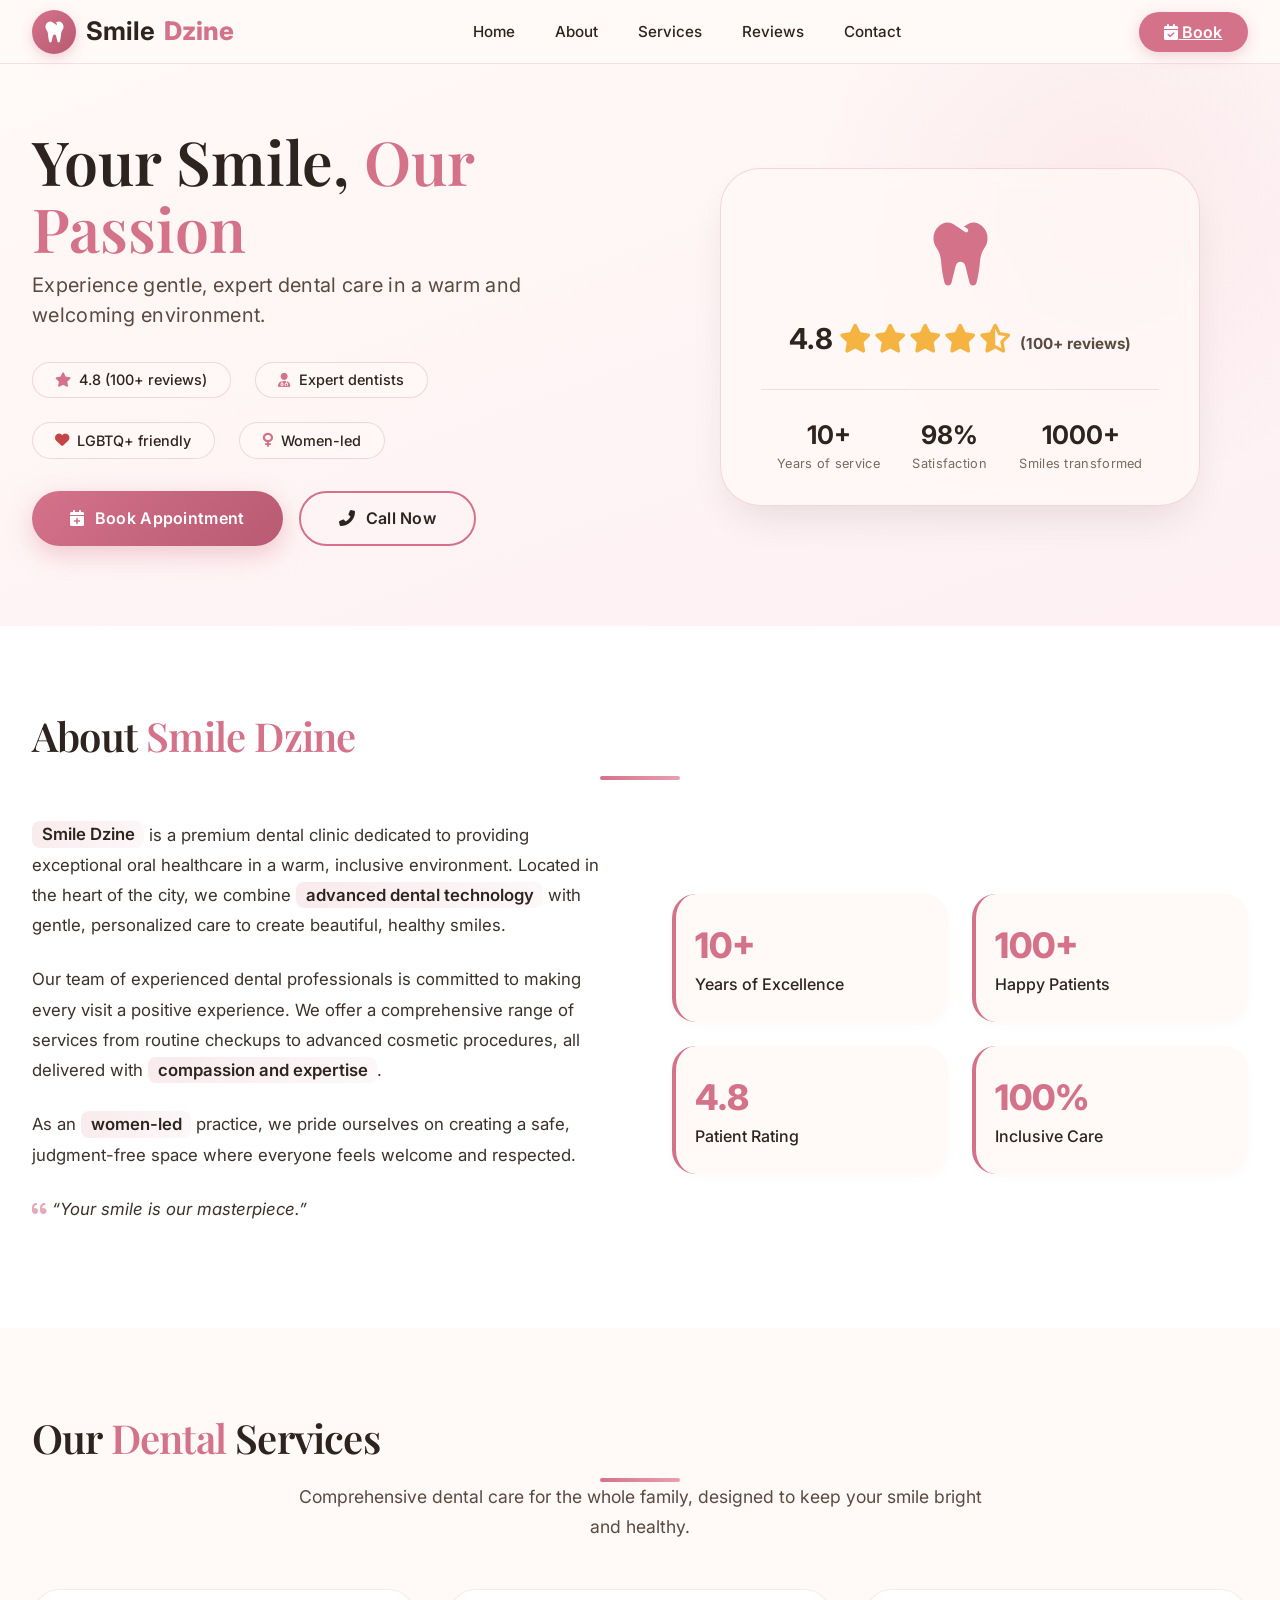
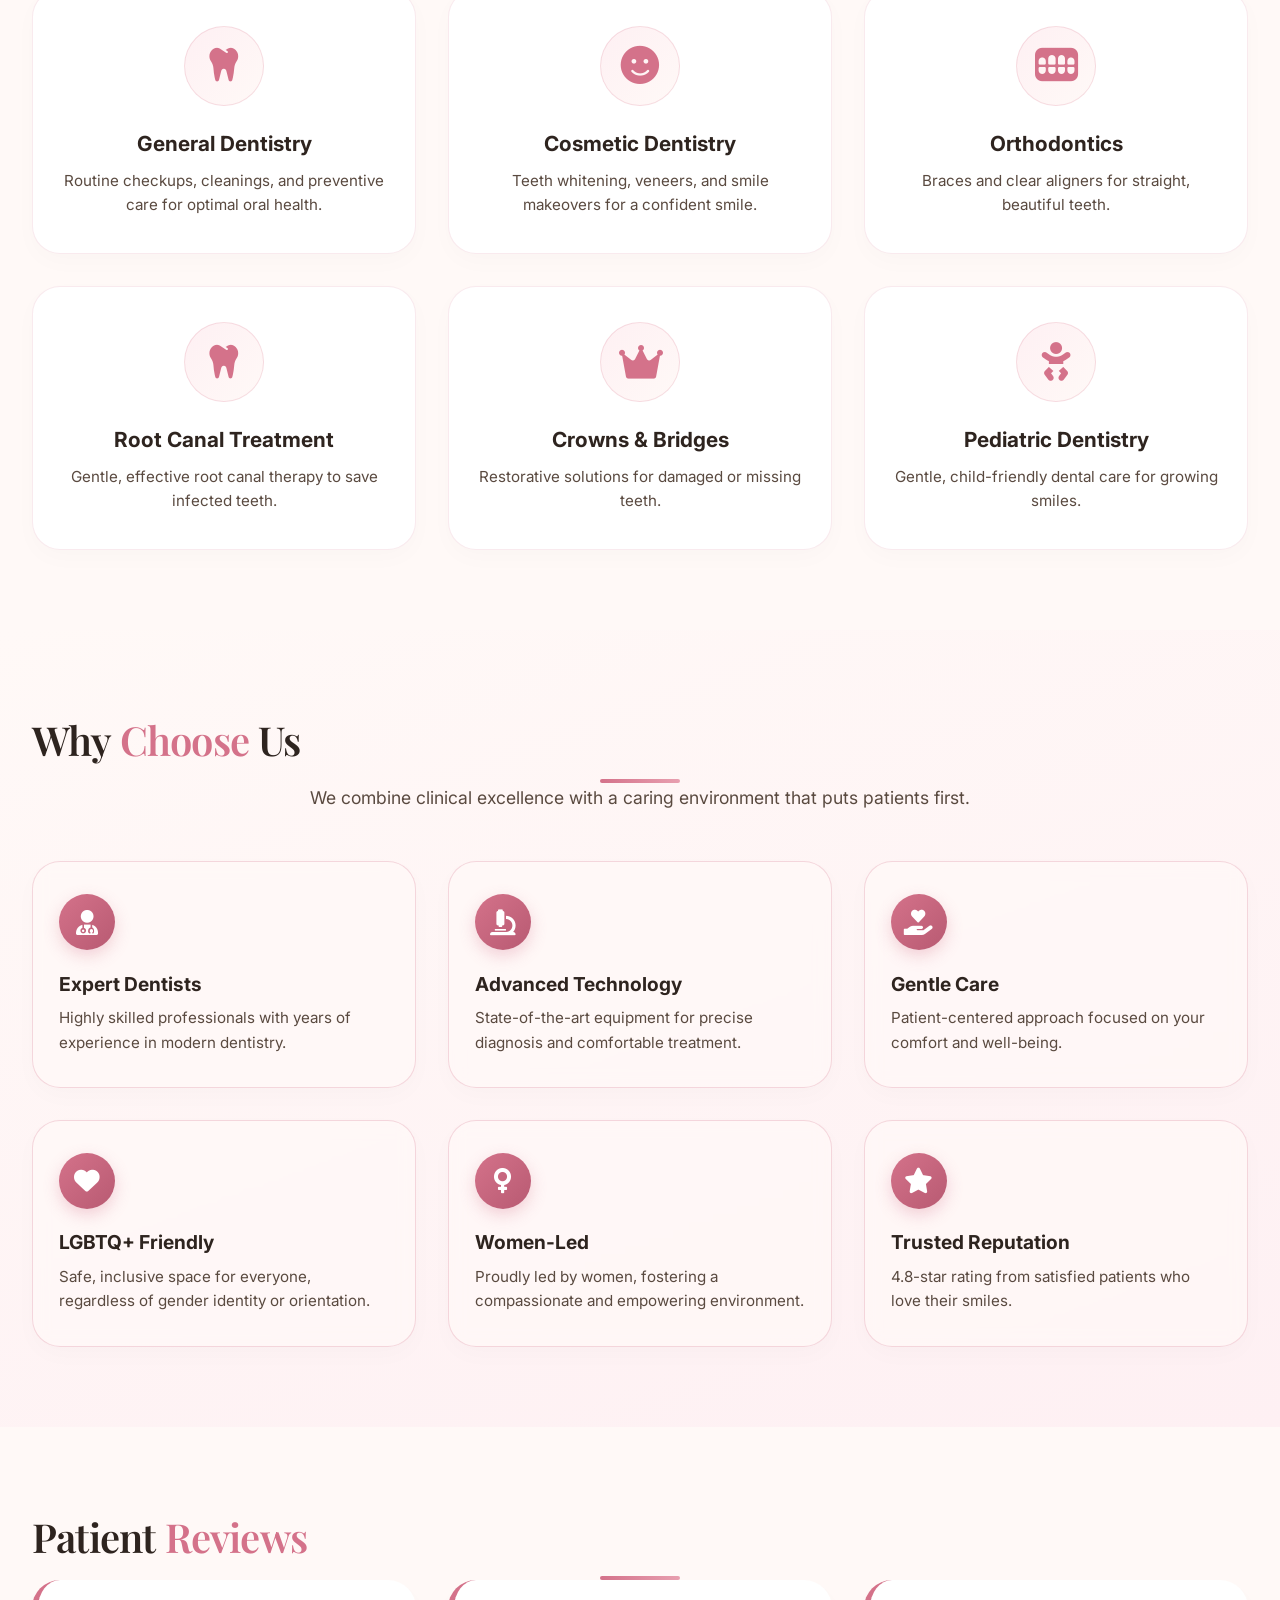
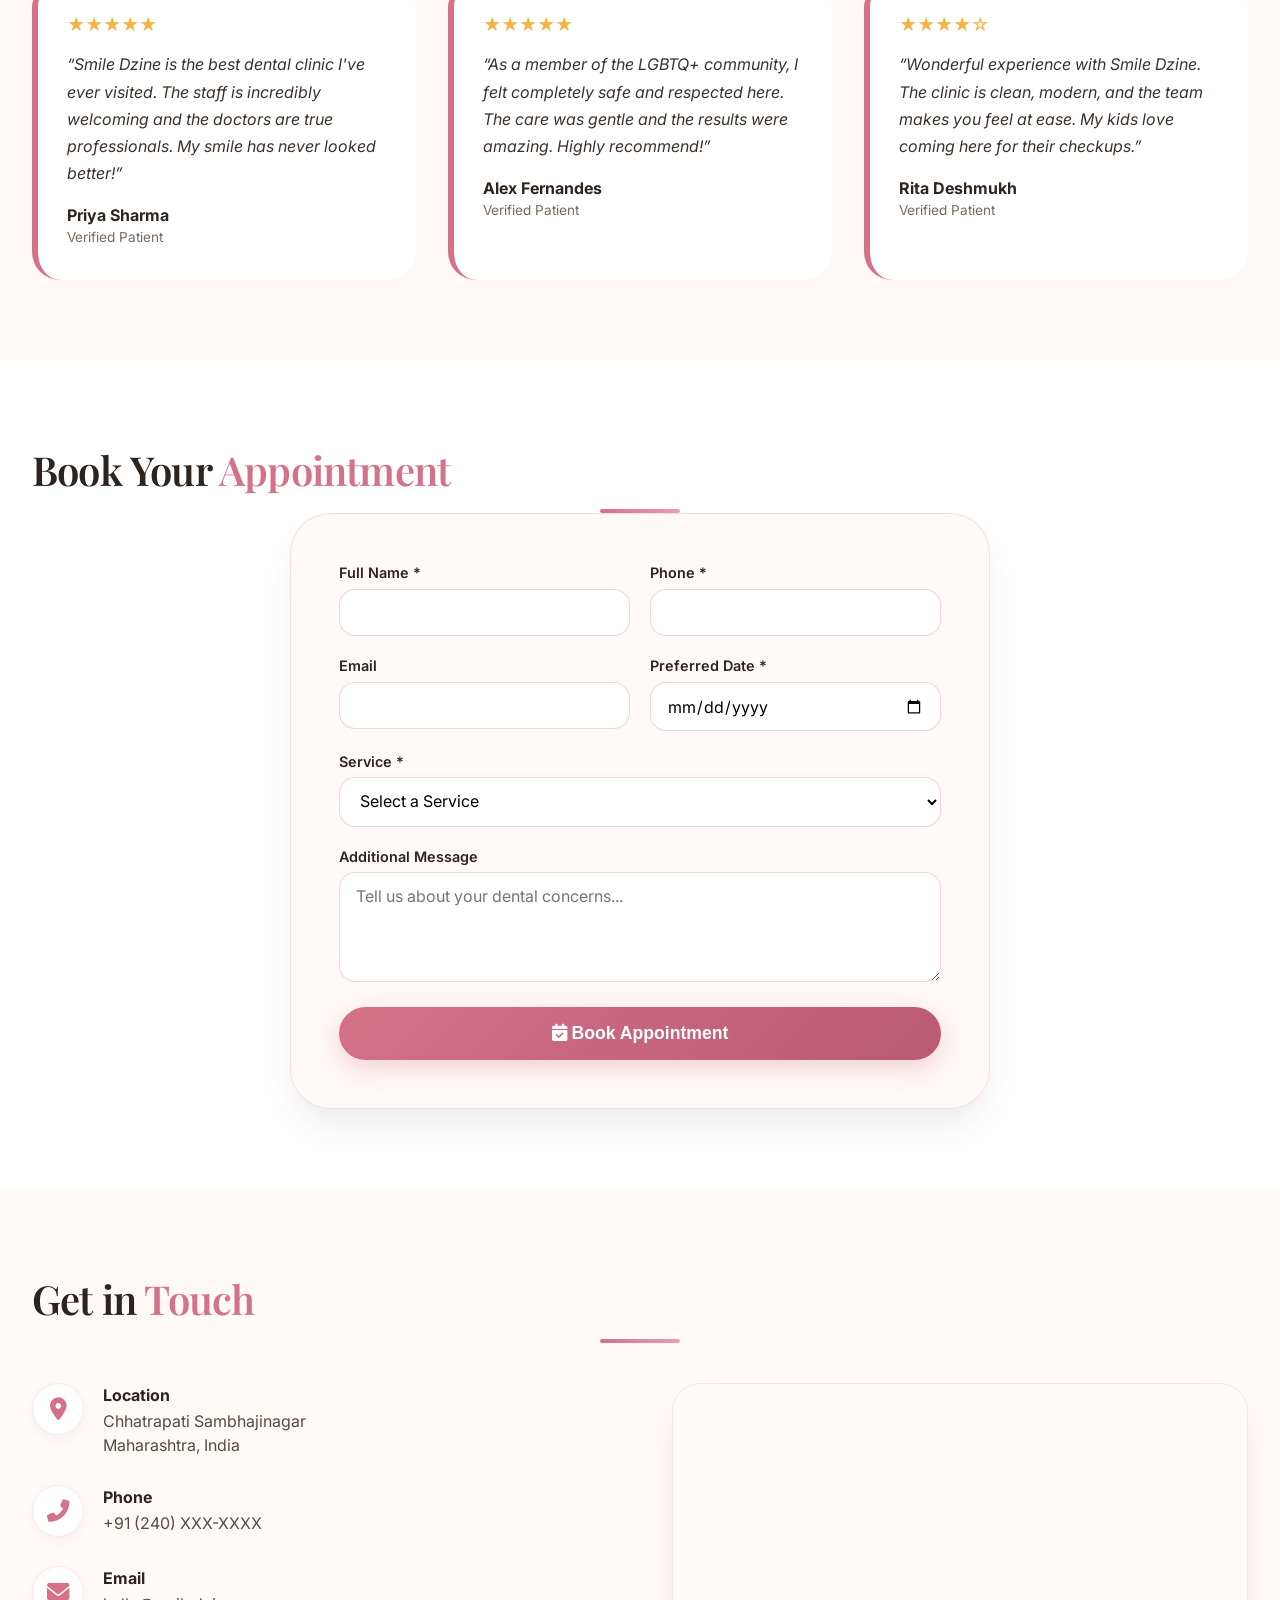
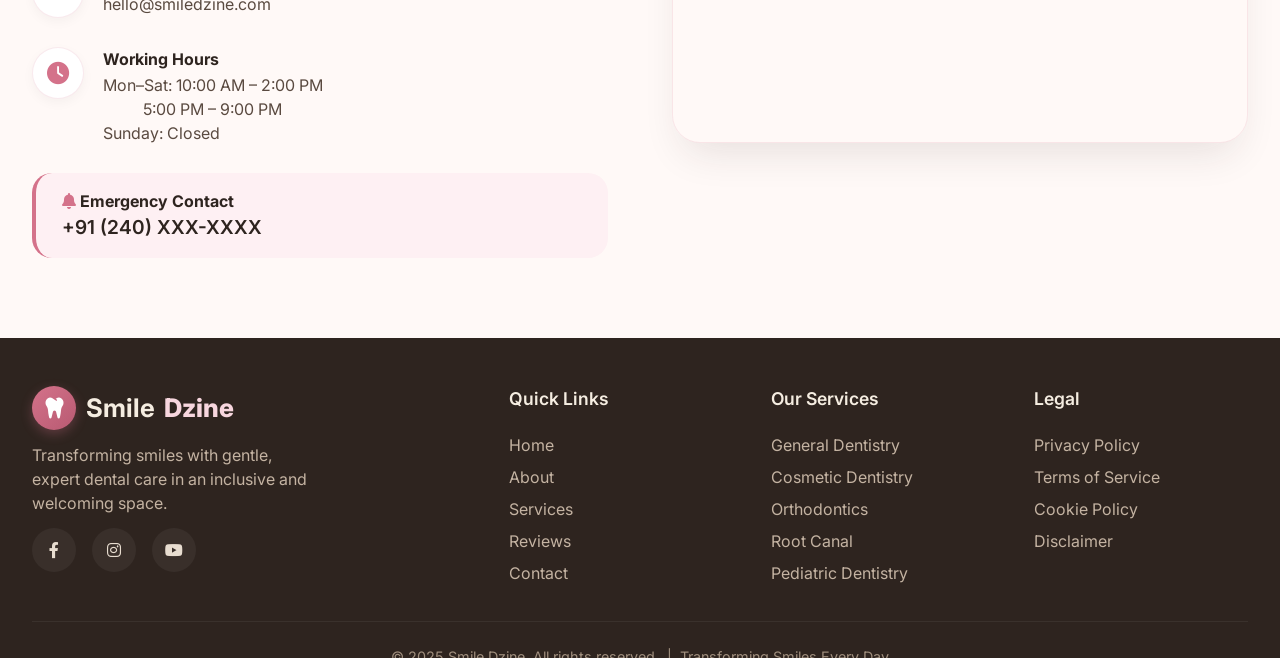
<file: index.html>
<!DOCTYPE html>
<html lang="en">
<head>
    <meta charset="UTF-8" />
    <meta name="viewport" content="width=device-width, initial-scale=1.0" />
    <title>Redirecting...</title>
    <!-- Redirect to smiledzinedc.html instantly -->
    <meta http-equiv="refresh" content="0; url=smiledzinedc.html" />
</head>
<body>
    <!-- Fallback link in case redirect fails -->
    <p>If you are not redirected, <a href="smiledzinedc.html">click here</a>.</p>
</body>
</html>
</file>
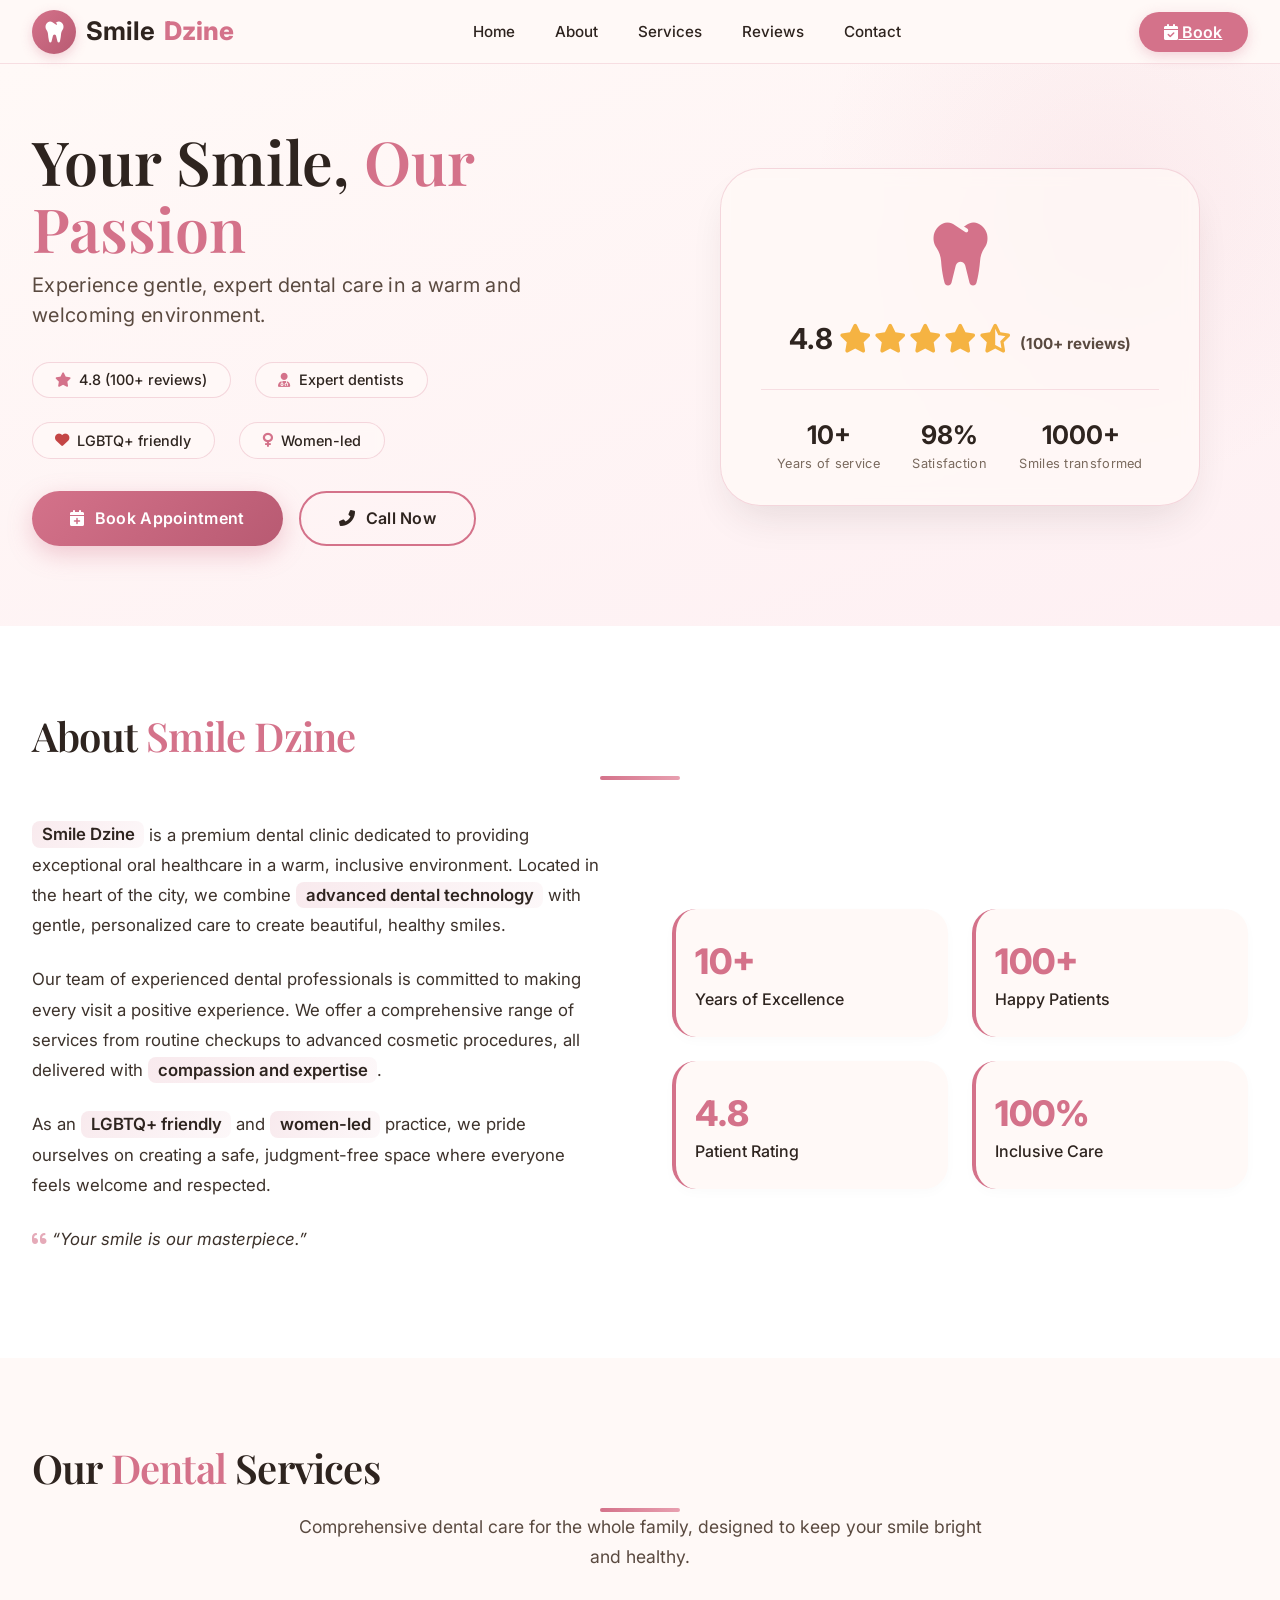
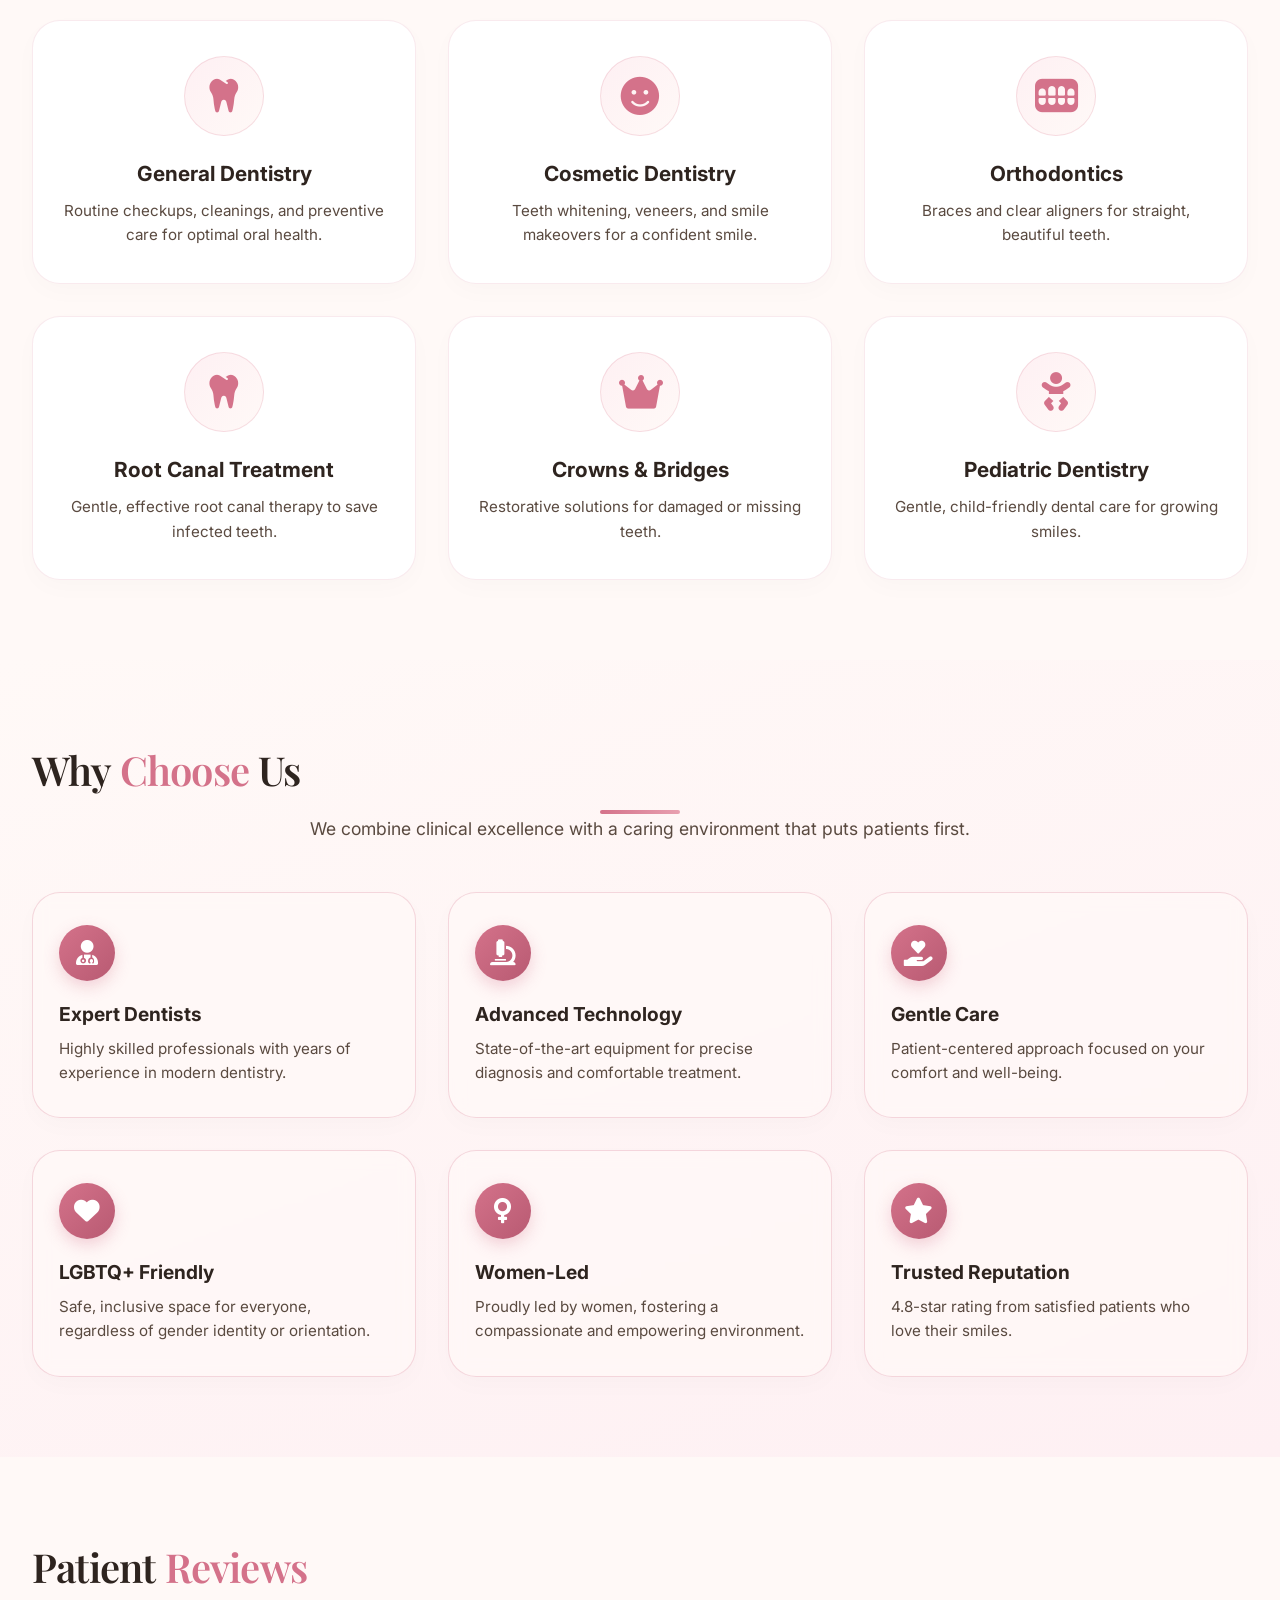
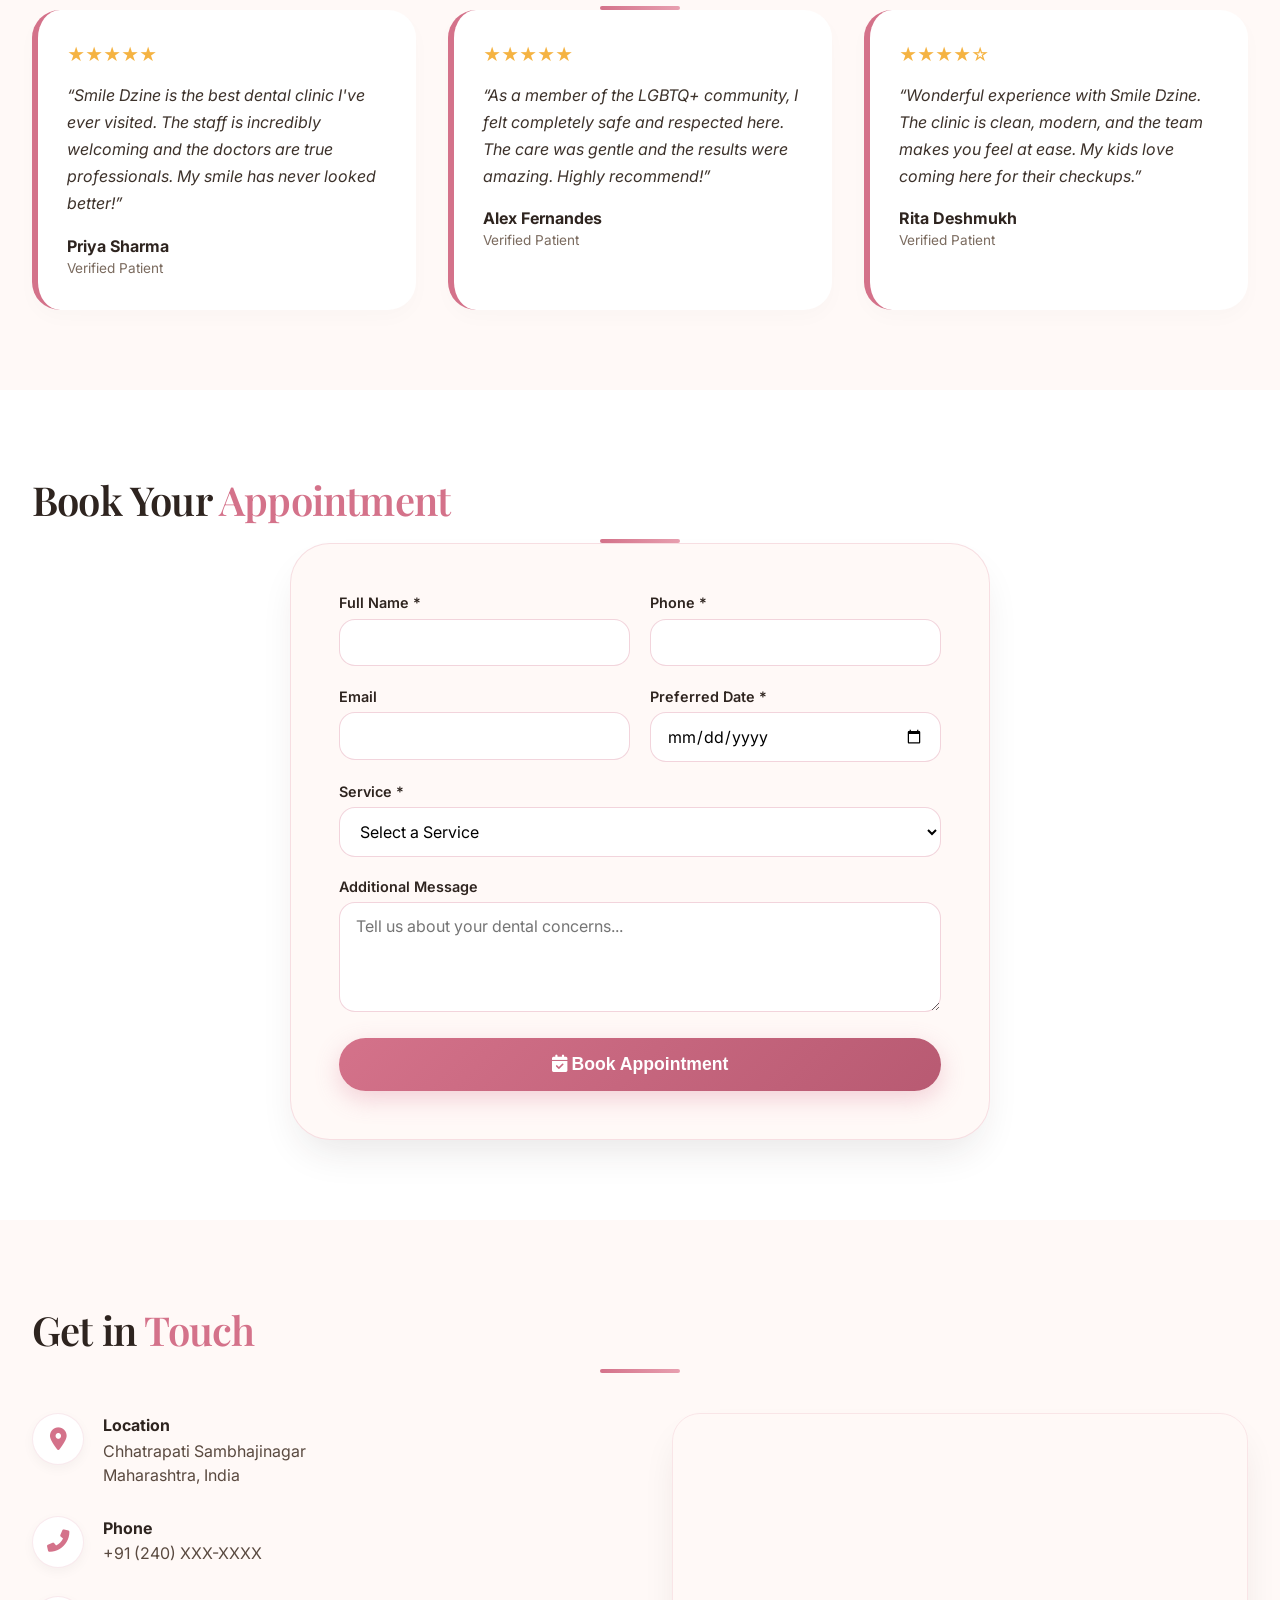
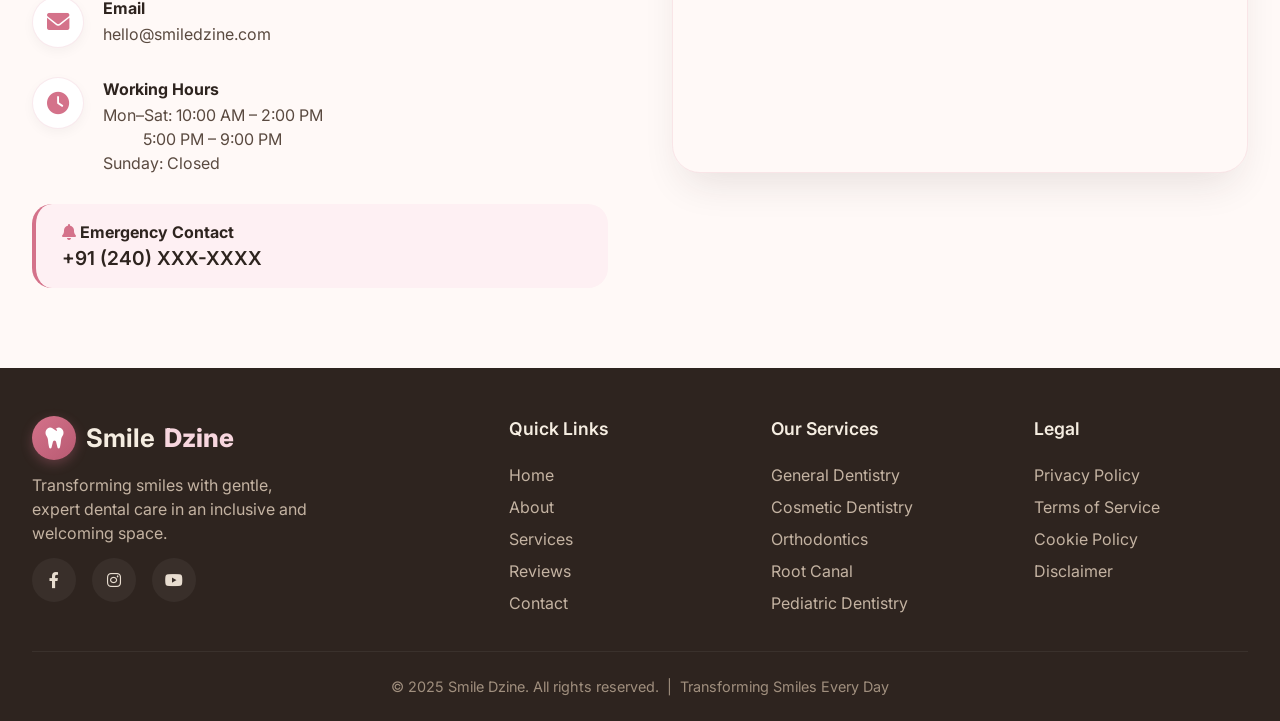
<file: deepseek_html_20260622_706d95.html>
<!DOCTYPE html>
<html lang="en">
<head>
  <meta charset="UTF-8" />
  <meta name="viewport" content="width=device-width, initial-scale=1.0" />
  <title>Smile Dzine · Premium Dental Clinic</title>
  <!-- Font Awesome 6 (free) -->
  <link rel="stylesheet" href="https://cdnjs.cloudflare.com/ajax/libs/font-awesome/6.0.0-beta3/css/all.min.css" />
  <!-- Google Fonts: Inter + Playfair Display -->
  <link rel="preconnect" href="https://fonts.googleapis.com" />
  <link rel="preconnect" href="https://fonts.gstatic.com" crossorigin />
  <link href="https://fonts.googleapis.com/css2?family=Inter:opsz,wght@14..32,300;14..32,400;14..32,600;14..32,700;14..32,800&family=Playfair+Display:ital,wght@0,600;1,600&display=swap" rel="stylesheet" />
  <style>
    * {
      margin: 0;
      padding: 0;
      box-sizing: border-box;
    }

    body {
      font-family: 'Inter', 'Segoe UI', sans-serif;
      background: #fff9f7;
      color: #2e241f;
      line-height: 1.5;
    }

    /* ——— PINK & WHITE PALETTE ——— */
    :root {
      --pink-dark: #d4728a;
      --pink: #e8a0b0;
      --pink-light: #f7d6de;
      --pink-pale: #fef0f3;
      --white: #ffffff;
      --cream: #fff9f7;
      --deep-brown: #2e241f;
      --soft-shadow: 0 20px 40px -12px rgba(46, 36, 31, 0.12);
      --glass-bg: rgba(255, 249, 247, 0.65);
      --glass-border: rgba(212, 114, 138, 0.25);
    }

    /* ——— UTILITIES ——— */
    .container {
      max-width: 1280px;
      margin: 0 auto;
      padding: 0 2rem;
    }

    .section-title {
      font-family: 'Playfair Display', serif;
      font-weight: 600;
      font-size: 2.5rem;
      color: var(--deep-brown);
      text-align: center;
      margin-bottom: 1rem;
      letter-spacing: -0.02em;
    }

    .section-title .pink {
      color: var(--pink-dark);
    }

    .section-sub {
      text-align: center;
      font-size: 1.1rem;
      color: #5a4a40;
      max-width: 700px;
      margin: 0 auto 3rem;
      line-height: 1.7;
    }

    .pink-underline {
      display: block;
      width: 80px;
      height: 4px;
      background: linear-gradient(90deg, var(--pink-dark), var(--pink));
      margin: 0.6rem auto 0;
      border-radius: 4px;
    }

    .btn {
      padding: 0.85rem 2.4rem;
      border: none;
      border-radius: 50px;
      font-weight: 600;
      font-size: 1rem;
      letter-spacing: 0.3px;
      cursor: pointer;
      transition: all 0.25s ease;
      display: inline-flex;
      align-items: center;
      gap: 10px;
      text-decoration: none;
    }

    .btn-primary {
      background: linear-gradient(135deg, var(--pink-dark), #b85a72);
      color: #fff;
      box-shadow: 0 8px 24px rgba(212, 114, 138, 0.35);
    }
    .btn-primary:hover {
      transform: translateY(-3px) scale(1.02);
      box-shadow: 0 14px 32px rgba(212, 114, 138, 0.45);
      background: linear-gradient(135deg, #d4728a, #c96a82);
    }

    .btn-outline-pink {
      background: transparent;
      color: var(--deep-brown);
      border: 2px solid var(--pink-dark);
    }
    .btn-outline-pink:hover {
      background: var(--pink-dark);
      color: #fff;
      transform: translateY(-3px);
      box-shadow: 0 8px 20px rgba(212, 114, 138, 0.3);
    }

    /* ——— HEADER / NAV ——— */
    header {
      background: rgba(255, 249, 247, 0.92);
      backdrop-filter: blur(12px);
      border-bottom: 1px solid rgba(212, 114, 138, 0.20);
      position: sticky;
      top: 0;
      z-index: 999;
      padding: 0.6rem 0;
    }

    .navbar {
      display: flex;
      justify-content: space-between;
      align-items: center;
    }

    .logo {
      display: flex;
      align-items: center;
      gap: 0.6rem;
      font-weight: 700;
      font-size: 1.6rem;
      color: var(--deep-brown);
    }
    .logo-icon {
      background: linear-gradient(135deg, var(--pink-dark), #b85a72);
      width: 44px;
      height: 44px;
      border-radius: 50%;
      display: flex;
      align-items: center;
      justify-content: center;
      color: white;
      font-size: 1.5rem;
      box-shadow: 0 4px 12px rgba(212, 114, 138, 0.3);
    }
    .logo span {
      color: var(--pink-dark);
      font-weight: 800;
    }

    nav ul {
      display: flex;
      list-style: none;
      gap: 2.5rem;
    }
    nav a {
      text-decoration: none;
      color: var(--deep-brown);
      font-weight: 500;
      font-size: 0.95rem;
      transition: color 0.2s;
      position: relative;
    }
    nav a::after {
      content: '';
      position: absolute;
      bottom: -4px;
      left: 0;
      width: 0%;
      height: 2px;
      background: var(--pink-dark);
      transition: width 0.3s;
    }
    nav a:hover::after {
      width: 100%;
    }
    nav a:hover {
      color: var(--pink-dark);
    }

    .cta-nav {
      background: var(--pink-dark);
      color: #fff;
      padding: 0.5rem 1.6rem;
      border-radius: 50px;
      font-weight: 600;
      transition: all 0.25s;
      box-shadow: 0 4px 14px rgba(212, 114, 138, 0.3);
    }
    .cta-nav:hover {
      background: #b85a72;
      transform: translateY(-2px);
      box-shadow: 0 8px 24px rgba(212, 114, 138, 0.4);
    }

    /* ——— HERO ——— */
    .hero {
      padding: 4rem 0 5rem;
      background: linear-gradient(160deg, #fff9f7 0%, #fef0f3 100%);
      position: relative;
      overflow: hidden;
    }
    .hero::before {
      content: '';
      position: absolute;
      top: -30%;
      right: -10%;
      width: 600px;
      height: 600px;
      background: radial-gradient(circle, rgba(212, 114, 138, 0.08) 0%, transparent 70%);
      border-radius: 50%;
      pointer-events: none;
    }

    .hero-grid {
      display: grid;
      grid-template-columns: 1fr 1fr;
      gap: 4rem;
      align-items: center;
      position: relative;
      z-index: 2;
    }

    .hero-text h1 {
      font-family: 'Playfair Display', serif;
      font-size: 3.8rem;
      font-weight: 600;
      line-height: 1.1;
      color: var(--deep-brown);
      margin-bottom: 0.5rem;
    }
    .hero-text h1 .pink {
      color: var(--pink-dark);
    }
    .hero-text .tagline {
      font-size: 1.25rem;
      color: #5a4a40;
      margin-bottom: 2rem;
      font-weight: 400;
      letter-spacing: 0.3px;
    }
    .hero-badges {
      display: flex;
      flex-wrap: wrap;
      gap: 1.5rem;
      margin-top: 2rem;
    }
    .hero-badge {
      background: var(--glass-bg);
      backdrop-filter: blur(4px);
      border: 1px solid var(--glass-border);
      border-radius: 60px;
      padding: 0.4rem 1.4rem;
      font-size: 0.9rem;
      font-weight: 500;
      color: var(--deep-brown);
      display: inline-flex;
      align-items: center;
      gap: 8px;
    }
    .hero-badge i {
      color: var(--pink-dark);
    }

    .hero-visual {
      display: flex;
      justify-content: center;
      align-items: center;
    }
    .hero-card {
      background: rgba(255, 249, 247, 0.7);
      backdrop-filter: blur(8px);
      border: 1px solid rgba(212, 114, 138, 0.25);
      border-radius: 40px;
      padding: 2rem 2.5rem;
      width: 100%;
      max-width: 480px;
      box-shadow: var(--soft-shadow);
      text-align: center;
    }
    .hero-card .icon {
      font-size: 4.5rem;
      color: var(--pink-dark);
      margin-bottom: 0.5rem;
    }
    .hero-card .rating {
      font-size: 1.8rem;
      font-weight: 700;
      color: var(--deep-brown);
    }
    .hero-card .rating .stars {
      color: #f5b342;
      letter-spacing: 3px;
    }
    .hero-card .rating-label {
      color: #5a4a40;
      font-size: 0.95rem;
    }
    .hero-card .stat-row {
      display: flex;
      justify-content: space-around;
      margin-top: 1.8rem;
      border-top: 1px solid rgba(212, 114, 138, 0.2);
      padding-top: 1.6rem;
    }
    .hero-card .stat-item {
      text-align: center;
    }
    .hero-card .stat-number {
      font-weight: 700;
      font-size: 1.6rem;
      color: var(--deep-brown);
    }
    .hero-card .stat-label {
      font-size: 0.8rem;
      color: #7a6a5e;
      letter-spacing: 0.3px;
    }

    /* ——— ABOUT ——— */
    .about-premium {
      padding: 5rem 0;
      background: white;
    }
    .about-grid {
      display: grid;
      grid-template-columns: 1fr 1fr;
      gap: 4rem;
      align-items: center;
    }
    .about-text-premium p {
      font-size: 1.05rem;
      color: #3d322b;
      line-height: 1.8;
      margin-bottom: 1.5rem;
    }
    .about-text-premium .highlight {
      background: linear-gradient(120deg, rgba(212, 114, 138, 0.15) 0%, rgba(212, 114, 138, 0.05) 100%);
      padding: 0.2rem 0.6rem;
      border-radius: 8px;
      font-weight: 600;
      color: var(--deep-brown);
    }
    .about-stats-premium {
      display: grid;
      grid-template-columns: 1fr 1fr;
      gap: 1.5rem;
    }
    .stat-premium {
      background: var(--cream);
      padding: 1.6rem 1.2rem;
      border-radius: 24px;
      border-left: 4px solid var(--pink-dark);
      box-shadow: 0 4px 12px rgba(0,0,0,0.02);
    }
    .stat-premium .num {
      font-size: 2.2rem;
      font-weight: 800;
      color: var(--pink-dark);
    }
    .stat-premium .label {
      font-weight: 500;
      color: var(--deep-brown);
    }

    /* ——— SERVICES ——— */
    .services-premium {
      padding: 5rem 0;
      background: var(--cream);
    }
    .service-grid-premium {
      display: grid;
      grid-template-columns: repeat(3, 1fr);
      gap: 2rem;
    }
    .service-card-premium {
      background: white;
      border-radius: 28px;
      padding: 2.2rem 1.8rem;
      text-align: center;
      box-shadow: 0 8px 24px rgba(0,0,0,0.02);
      border: 1px solid rgba(212, 114, 138, 0.15);
      transition: all 0.3s ease;
    }
    .service-card-premium:hover {
      transform: translateY(-10px);
      border-color: var(--pink-dark);
      box-shadow: 0 20px 40px -12px rgba(212, 114, 138, 0.25);
    }
    .service-card-premium .icon {
      background: linear-gradient(135deg, var(--pink-pale), var(--cream));
      width: 80px;
      height: 80px;
      border-radius: 50%;
      display: flex;
      align-items: center;
      justify-content: center;
      margin: 0 auto 1.4rem;
      font-size: 2.4rem;
      color: var(--pink-dark);
      border: 1px solid rgba(212, 114, 138, 0.2);
    }
    .service-card-premium h3 {
      font-size: 1.3rem;
      margin-bottom: 0.6rem;
      color: var(--deep-brown);
    }
    .service-card-premium p {
      color: #5a4a40;
      font-size: 0.95rem;
      line-height: 1.6;
    }

    /* ——— WHY CHOOSE ——— */
    .why-premium {
      padding: 5rem 0;
      background: linear-gradient(160deg, #fff9f7, #fef0f3);
    }
    .why-grid {
      display: grid;
      grid-template-columns: repeat(3, 1fr);
      gap: 2rem;
    }
    .why-card {
      background: var(--glass-bg);
      backdrop-filter: blur(8px);
      border: 1px solid var(--glass-border);
      border-radius: 28px;
      padding: 2rem 1.6rem;
      transition: all 0.3s;
      box-shadow: 0 8px 24px rgba(0,0,0,0.02);
    }
    .why-card:hover {
      transform: scale(1.02);
      border-color: var(--pink-dark);
      box-shadow: 0 16px 40px -12px rgba(212, 114, 138, 0.2);
    }
    .why-card .icon-circle {
      background: linear-gradient(135deg, var(--pink-dark), #b85a72);
      width: 56px;
      height: 56px;
      border-radius: 50%;
      display: flex;
      align-items: center;
      justify-content: center;
      color: white;
      font-size: 1.6rem;
      margin-bottom: 1.2rem;
      box-shadow: 0 6px 16px rgba(212, 114, 138, 0.3);
    }
    .why-card h4 {
      font-size: 1.2rem;
      margin-bottom: 0.5rem;
      color: var(--deep-brown);
    }
    .why-card p {
      color: #5a4a40;
      font-size: 0.95rem;
      line-height: 1.6;
    }

    /* ——— TESTIMONIALS ——— */
    .testimonials-premium {
      padding: 5rem 0;
      background: var(--cream);
    }
    .testimonial-grid-premium {
      display: grid;
      grid-template-columns: repeat(3, 1fr);
      gap: 2rem;
    }
    .testimonial-card-premium {
      background: white;
      padding: 2rem 1.8rem;
      border-radius: 28px;
      border-left: 6px solid var(--pink-dark);
      box-shadow: 0 8px 20px rgba(0,0,0,0.02);
    }
    .testimonial-card-premium .stars {
      color: #f5b342;
      font-size: 1.1rem;
      margin-bottom: 0.8rem;
    }
    .testimonial-card-premium .text {
      font-style: italic;
      color: #3d322b;
      line-height: 1.7;
      margin-bottom: 1rem;
    }
    .testimonial-card-premium .author {
      font-weight: 700;
      color: var(--deep-brown);
    }
    .testimonial-card-premium .role {
      font-size: 0.85rem;
      color: #7a6a5e;
    }

    /* ——— APPOINTMENT ——— */
    .appointment-premium {
      padding: 5rem 0;
      background: white;
    }
    .appointment-form {
      max-width: 700px;
      margin: 0 auto;
      background: var(--cream);
      padding: 3rem;
      border-radius: 40px;
      border: 1px solid rgba(212, 114, 138, 0.2);
      box-shadow: var(--soft-shadow);
    }
    .form-row {
      display: grid;
      grid-template-columns: 1fr 1fr;
      gap: 1.2rem;
    }
    .form-group {
      margin-bottom: 1.2rem;
    }
    .form-group label {
      display: block;
      font-weight: 600;
      margin-bottom: 0.3rem;
      color: var(--deep-brown);
      font-size: 0.9rem;
    }
    .form-group input,
    .form-group select,
    .form-group textarea {
      width: 100%;
      padding: 0.8rem 1rem;
      border: 1px solid rgba(212, 114, 138, 0.3);
      border-radius: 16px;
      background: white;
      font-size: 1rem;
      transition: border 0.2s;
      font-family: 'Inter', sans-serif;
    }
    .form-group input:focus,
    .form-group select:focus,
    .form-group textarea:focus {
      outline: none;
      border-color: var(--pink-dark);
      box-shadow: 0 0 0 4px rgba(212, 114, 138, 0.1);
    }
    .form-group textarea {
      min-height: 110px;
    }
    .form-submit {
      width: 100%;
      padding: 1rem;
      background: linear-gradient(135deg, var(--pink-dark), #b85a72);
      color: white;
      border: none;
      border-radius: 50px;
      font-size: 1.1rem;
      font-weight: 700;
      cursor: pointer;
      transition: all 0.3s;
      box-shadow: 0 8px 24px rgba(212, 114, 138, 0.3);
    }
    .form-submit:hover {
      transform: translateY(-3px);
      box-shadow: 0 14px 32px rgba(212, 114, 138, 0.4);
    }

    /* ——— CONTACT ——— */
    .contact-premium {
      padding: 5rem 0;
      background: var(--cream);
    }
    .contact-grid-premium {
      display: grid;
      grid-template-columns: 1fr 1fr;
      gap: 4rem;
    }
    .contact-item-premium {
      display: flex;
      gap: 1.2rem;
      margin-bottom: 1.8rem;
    }
    .contact-item-premium .icon {
      background: white;
      width: 52px;
      height: 52px;
      border-radius: 50%;
      display: flex;
      align-items: center;
      justify-content: center;
      color: var(--pink-dark);
      font-size: 1.4rem;
      box-shadow: 0 4px 12px rgba(0,0,0,0.04);
      border: 1px solid rgba(212, 114, 138, 0.15);
    }
    .contact-item-premium .details h4 {
      font-weight: 700;
      color: var(--deep-brown);
      margin-bottom: 0.1rem;
    }
    .contact-item-premium .details p {
      color: #5a4a40;
      line-height: 1.5;
    }
    .map-premium {
      border-radius: 28px;
      overflow: hidden;
      box-shadow: var(--soft-shadow);
      height: 360px;
      border: 1px solid rgba(212, 114, 138, 0.15);
    }
    .map-premium iframe {
      width: 100%;
      height: 100%;
      border: none;
    }

    /* ——— FOOTER ——— */
    .footer-premium {
      background: var(--deep-brown);
      color: #e8ddd0;
      padding: 3rem 0 1.5rem;
    }
    .footer-grid {
      display: grid;
      grid-template-columns: 2fr 1fr 1fr 1fr;
      gap: 3rem;
      margin-bottom: 2rem;
    }
    .footer-premium h4 {
      color: #f5ede1;
      font-weight: 600;
      margin-bottom: 1rem;
      font-size: 1.1rem;
    }
    .footer-premium a {
      color: #c4b3a2;
      text-decoration: none;
      transition: color 0.2s;
      line-height: 2;
    }
    .footer-premium a:hover {
      color: var(--pink-light);
    }
    .footer-premium .socials {
      display: flex;
      gap: 1rem;
      margin-top: 0.8rem;
    }
    .footer-premium .socials a {
      background: rgba(255,255,255,0.05);
      width: 44px;
      height: 44px;
      border-radius: 50%;
      display: flex;
      align-items: center;
      justify-content: center;
      color: #e8ddd0;
      transition: all 0.3s;
    }
    .footer-premium .socials a:hover {
      background: var(--pink-dark);
      color: #fff;
      transform: translateY(-3px);
    }
    .footer-bottom {
      border-top: 1px solid rgba(255,255,255,0.06);
      padding-top: 1.5rem;
      text-align: center;
      color: #a08f7e;
      font-size: 0.9rem;
    }

    /* ——— RESPONSIVE ——— */
    @media (max-width: 1024px) {
      .service-grid-premium { grid-template-columns: 1fr 1fr; }
      .why-grid { grid-template-columns: 1fr 1fr; }
      .testimonial-grid-premium { grid-template-columns: 1fr; }
    }
    @media (max-width: 800px) {
      .hero-grid { grid-template-columns: 1fr; text-align: center; }
      .hero-text h1 { font-size: 2.8rem; }
      .hero-badges { justify-content: center; }
      .about-grid { grid-template-columns: 1fr; }
      .contact-grid-premium { grid-template-columns: 1fr; }
      .footer-grid { grid-template-columns: 1fr 1fr; }
      nav ul { display: none; }
      .navbar { flex-wrap: wrap; gap: 0.8rem; }
      .cta-nav { margin-left: auto; }
      .form-row { grid-template-columns: 1fr; }
      .service-grid-premium { grid-template-columns: 1fr; }
      .why-grid { grid-template-columns: 1fr; }
    }
    @media (max-width: 480px) {
      .hero-text h1 { font-size: 2.2rem; }
      .container { padding: 0 1.2rem; }
      .appointment-form { padding: 1.8rem; }
      .footer-grid { grid-template-columns: 1fr; }
      .hero-card { padding: 1.5rem; }
    }
  </style>
</head>
<body>

<!-- HEADER -->
<header>
  <div class="container navbar">
    <div class="logo">
      <div class="logo-icon"><i class="fas fa-tooth"></i></div>
      Smile <span>Dzine</span>
    </div>
    <nav>
      <ul>
        <li><a href="#home">Home</a></li>
        <li><a href="#about">About</a></li>
        <li><a href="#services">Services</a></li>
        <li><a href="#testimonials">Reviews</a></li>
        <li><a href="#contact">Contact</a></li>
      </ul>
    </nav>
    <a href="#appointment" class="cta-nav"><i class="fas fa-calendar-check"></i> Book</a>
  </div>
</header>

<!-- HERO -->
<section class="hero" id="home">
  <div class="container hero-grid">
    <div class="hero-text">
      <h1>Your Smile, <span class="pink">Our Passion</span></h1>
      <p class="tagline">Experience gentle, expert dental care in a warm and welcoming environment.</p>
      <div class="hero-badges">
        <span class="hero-badge"><i class="fas fa-star" style="color: var(--pink-dark);"></i> 4.8 (100+ reviews)</span>
        <span class="hero-badge"><i class="fas fa-user-md"></i> Expert dentists</span>
        <span class="hero-badge"><i class="fas fa-heart" style="color: #c44545;"></i> LGBTQ+ friendly</span>
        <span class="hero-badge"><i class="fas fa-venus"></i> Women-led</span>
      </div>
      <div style="display: flex; gap: 1rem; flex-wrap: wrap; margin-top: 2rem;">
        <a href="#appointment" class="btn btn-primary"><i class="fas fa-calendar-plus"></i> Book Appointment</a>
        <a href="#contact" class="btn btn-outline-pink"><i class="fas fa-phone-alt"></i> Call Now</a>
      </div>
    </div>
    <div class="hero-visual">
      <div class="hero-card">
        <div class="icon"><i class="fas fa-tooth"></i></div>
        <div class="rating">
          4.8 <span class="stars"><i class="fas fa-star"></i><i class="fas fa-star"></i><i class="fas fa-star"></i><i class="fas fa-star"></i><i class="fas fa-star-half-alt"></i></span>
          <span class="rating-label"> (100+ reviews)</span>
        </div>
        <div class="stat-row">
          <div class="stat-item">
            <div class="stat-number">10+</div>
            <div class="stat-label">Years of service</div>
          </div>
          <div class="stat-item">
            <div class="stat-number">98%</div>
            <div class="stat-label">Satisfaction</div>
          </div>
          <div class="stat-item">
            <div class="stat-number">1000+</div>
            <div class="stat-label">Smiles transformed</div>
          </div>
        </div>
      </div>
    </div>
  </div>
</section>

<!-- ABOUT -->
<section class="about-premium" id="about">
  <div class="container">
    <span class="section-title">About <span class="pink">Smile Dzine</span></span>
    <span class="pink-underline"></span>
    <div class="about-grid" style="margin-top: 2.5rem;">
      <div class="about-text-premium">
        <p><span class="highlight">Smile Dzine</span> is a premium dental clinic dedicated to providing exceptional oral healthcare in a warm, inclusive environment. Located in the heart of the city, we combine <span class="highlight">advanced dental technology</span> with gentle, personalized care to create beautiful, healthy smiles.</p>
        <p>Our team of experienced dental professionals is committed to making every visit a positive experience. We offer a comprehensive range of services from routine checkups to advanced cosmetic procedures, all delivered with <span class="highlight">compassion and expertise</span>.</p>
        <p>As an <span class="highlight">LGBTQ+ friendly</span> and <span class="highlight">women-led</span> practice, we pride ourselves on creating a safe, judgment-free space where everyone feels welcome and respected.</p>
        <p><i class="fas fa-quote-left" style="color: var(--pink-dark); opacity: 0.6;"></i> <em>“Your smile is our masterpiece.”</em></p>
      </div>
      <div class="about-stats-premium">
        <div class="stat-premium">
          <div class="num">10+</div>
          <div class="label">Years of Excellence</div>
        </div>
        <div class="stat-premium">
          <div class="num">100+</div>
          <div class="label">Happy Patients</div>
        </div>
        <div class="stat-premium">
          <div class="num">4.8</div>
          <div class="label">Patient Rating</div>
        </div>
        <div class="stat-premium">
          <div class="num">100%</div>
          <div class="label">Inclusive Care</div>
        </div>
      </div>
    </div>
  </div>
</section>

<!-- SERVICES -->
<section class="services-premium" id="services">
  <div class="container">
    <span class="section-title">Our <span class="pink">Dental</span> Services</span>
    <span class="pink-underline"></span>
    <p class="section-sub">Comprehensive dental care for the whole family, designed to keep your smile bright and healthy.</p>
    <div class="service-grid-premium">
      <div class="service-card-premium">
        <div class="icon"><i class="fas fa-tooth"></i></div>
        <h3>General Dentistry</h3>
        <p>Routine checkups, cleanings, and preventive care for optimal oral health.</p>
      </div>
      <div class="service-card-premium">
        <div class="icon"><i class="fas fa-smile"></i></div>
        <h3>Cosmetic Dentistry</h3>
        <p>Teeth whitening, veneers, and smile makeovers for a confident smile.</p>
      </div>
      <div class="service-card-premium">
        <div class="icon"><i class="fas fa-teeth"></i></div>
        <h3>Orthodontics</h3>
        <p>Braces and clear aligners for straight, beautiful teeth.</p>
      </div>
      <div class="service-card-premium">
        <div class="icon"><i class="fas fa-tooth"></i></div>
        <h3>Root Canal Treatment</h3>
        <p>Gentle, effective root canal therapy to save infected teeth.</p>
      </div>
      <div class="service-card-premium">
        <div class="icon"><i class="fas fa-crown"></i></div>
        <h3>Crowns & Bridges</h3>
        <p>Restorative solutions for damaged or missing teeth.</p>
      </div>
      <div class="service-card-premium">
        <div class="icon"><i class="fas fa-baby"></i></div>
        <h3>Pediatric Dentistry</h3>
        <p>Gentle, child-friendly dental care for growing smiles.</p>
      </div>
    </div>
  </div>
</section>

<!-- WHY CHOOSE -->
<section class="why-premium">
  <div class="container">
    <span class="section-title">Why <span class="pink">Choose</span> Us</span>
    <span class="pink-underline"></span>
    <p class="section-sub">We combine clinical excellence with a caring environment that puts patients first.</p>
    <div class="why-grid">
      <div class="why-card">
        <div class="icon-circle"><i class="fas fa-user-md"></i></div>
        <h4>Expert Dentists</h4>
        <p>Highly skilled professionals with years of experience in modern dentistry.</p>
      </div>
      <div class="why-card">
        <div class="icon-circle"><i class="fas fa-microscope"></i></div>
        <h4>Advanced Technology</h4>
        <p>State-of-the-art equipment for precise diagnosis and comfortable treatment.</p>
      </div>
      <div class="why-card">
        <div class="icon-circle"><i class="fas fa-hand-holding-heart"></i></div>
        <h4>Gentle Care</h4>
        <p>Patient-centered approach focused on your comfort and well-being.</p>
      </div>
      <div class="why-card">
        <div class="icon-circle"><i class="fas fa-heart"></i></div>
        <h4>LGBTQ+ Friendly</h4>
        <p>Safe, inclusive space for everyone, regardless of gender identity or orientation.</p>
      </div>
      <div class="why-card">
        <div class="icon-circle"><i class="fas fa-venus"></i></div>
        <h4>Women-Led</h4>
        <p>Proudly led by women, fostering a compassionate and empowering environment.</p>
      </div>
      <div class="why-card">
        <div class="icon-circle"><i class="fas fa-star"></i></div>
        <h4>Trusted Reputation</h4>
        <p>4.8-star rating from satisfied patients who love their smiles.</p>
      </div>
    </div>
  </div>
</section>

<!-- TESTIMONIALS -->
<section class="testimonials-premium" id="testimonials">
  <div class="container">
    <span class="section-title">Patient <span class="pink">Reviews</span></span>
    <span class="pink-underline"></span>
    <div class="testimonial-grid-premium">
      <div class="testimonial-card-premium">
        <div class="stars">★★★★★</div>
        <div class="text">“Smile Dzine is the best dental clinic I've ever visited. The staff is incredibly welcoming and the doctors are true professionals. My smile has never looked better!”</div>
        <div class="author">Priya Sharma</div>
        <div class="role">Verified Patient</div>
      </div>
      <div class="testimonial-card-premium">
        <div class="stars">★★★★★</div>
        <div class="text">“As a member of the LGBTQ+ community, I felt completely safe and respected here. The care was gentle and the results were amazing. Highly recommend!”</div>
        <div class="author">Alex Fernandes</div>
        <div class="role">Verified Patient</div>
      </div>
      <div class="testimonial-card-premium">
        <div class="stars">★★★★☆</div>
        <div class="text">“Wonderful experience with Smile Dzine. The clinic is clean, modern, and the team makes you feel at ease. My kids love coming here for their checkups.”</div>
        <div class="author">Rita Deshmukh</div>
        <div class="role">Verified Patient</div>
      </div>
    </div>
  </div>
</section>

<!-- APPOINTMENT -->
<section class="appointment-premium" id="appointment">
  <div class="container">
    <span class="section-title">Book Your <span class="pink">Appointment</span></span>
    <span class="pink-underline"></span>
    <div class="appointment-form">
      <form onsubmit="handleAppointment(event)">
        <div class="form-row">
          <div class="form-group">
            <label for="name">Full Name *</label>
            <input type="text" id="name" required />
          </div>
          <div class="form-group">
            <label for="phone">Phone *</label>
            <input type="tel" id="phone" required />
          </div>
        </div>
        <div class="form-row">
          <div class="form-group">
            <label for="email">Email</label>
            <input type="email" id="email" />
          </div>
          <div class="form-group">
            <label for="date">Preferred Date *</label>
            <input type="date" id="date" required />
          </div>
        </div>
        <div class="form-group">
          <label for="service">Service *</label>
          <select id="service" required>
            <option value="">Select a Service</option>
            <option value="General Dentistry">General Dentistry</option>
            <option value="Cosmetic Dentistry">Cosmetic Dentistry</option>
            <option value="Orthodontics">Orthodontics</option>
            <option value="Root Canal Treatment">Root Canal Treatment</option>
            <option value="Crowns & Bridges">Crowns & Bridges</option>
            <option value="Pediatric Dentistry">Pediatric Dentistry</option>
          </select>
        </div>
        <div class="form-group">
          <label for="message">Additional Message</label>
          <textarea id="message" placeholder="Tell us about your dental concerns..."></textarea>
        </div>
        <button type="submit" class="form-submit"><i class="fas fa-calendar-check"></i> Book Appointment</button>
      </form>
    </div>
  </div>
</section>

<!-- CONTACT -->
<section class="contact-premium" id="contact">
  <div class="container">
    <span class="section-title">Get in <span class="pink">Touch</span></span>
    <span class="pink-underline"></span>
    <div class="contact-grid-premium" style="margin-top: 2.5rem;">
      <div>
        <div class="contact-item-premium">
          <div class="icon"><i class="fas fa-location-dot"></i></div>
          <div class="details">
            <h4>Location</h4>
            <p>Chhatrapati Sambhajinagar<br />Maharashtra, India</p>
          </div>
        </div>
        <div class="contact-item-premium">
          <div class="icon"><i class="fas fa-phone-alt"></i></div>
          <div class="details">
            <h4>Phone</h4>
            <p>+91 (240) XXX-XXXX</p>
          </div>
        </div>
        <div class="contact-item-premium">
          <div class="icon"><i class="fas fa-envelope"></i></div>
          <div class="details">
            <h4>Email</h4>
            <p>hello@smiledzine.com</p>
          </div>
        </div>
        <div class="contact-item-premium">
          <div class="icon"><i class="fas fa-clock"></i></div>
          <div class="details">
            <h4>Working Hours</h4>
            <p>Mon–Sat: 10:00 AM – 2:00 PM<br />&nbsp;&nbsp;&nbsp;&nbsp;&nbsp;&nbsp;&nbsp;&nbsp;&nbsp;&nbsp;5:00 PM – 9:00 PM<br />Sunday: Closed</p>
          </div>
        </div>
        <div style="background: var(--pink-pale); padding: 1rem 1.6rem; border-radius: 20px; border-left: 4px solid var(--pink-dark);">
          <strong style="color: var(--deep-brown);"><i class="fas fa-bell" style="color: var(--pink-dark);"></i> Emergency Contact</strong>
          <p style="margin: 0; font-weight: 600; font-size: 1.2rem; color: var(--deep-brown);">+91 (240) XXX-XXXX</p>
        </div>
      </div>
      <div class="map-premium">
        <iframe src="https://www.google.com/maps/embed?pb=!1m18!1m12!1m3!1d3759.8826484562267!2d75.36477412346947!3d19.881575681850406!2m3!1f0!2f0!3f0!3m2!1i1024!2i768!4f13.1!3m3!1m2!1s0x3bdba31a56c442d5%3A0x5b39649d5d64f909!2sSmile%20Dzine!5e0!3m2!1sen!2sin!4v1686567890123" width="600" height="450" style="border:0;" allowfullscreen="" loading="lazy" referrerpolicy="no-referrer-when-downgrade"></iframe>
      </div>
    </div>
  </div>
</section>

<!-- FOOTER -->
<footer class="footer-premium">
  <div class="container">
    <div class="footer-grid">
      <div>
        <div class="logo" style="color: #f5ede1; margin-bottom: 0.8rem;">
          <div class="logo-icon"><i class="fas fa-tooth"></i></div>
          Smile <span style="color: var(--pink-light);">Dzine</span>
        </div>
        <p style="color: #c4b3a2; max-width: 280px;">Transforming smiles with gentle, expert dental care in an inclusive and welcoming space.</p>
        <div class="socials">
          <a href="#"><i class="fab fa-facebook-f"></i></a>
          <a href="#"><i class="fab fa-instagram"></i></a>
          <a href="#"><i class="fab fa-youtube"></i></a>
        </div>
      </div>
      <div>
        <h4>Quick Links</h4>
        <a href="#home">Home</a><br />
        <a href="#about">About</a><br />
        <a href="#services">Services</a><br />
        <a href="#testimonials">Reviews</a><br />
        <a href="#contact">Contact</a>
      </div>
      <div>
        <h4>Our Services</h4>
        <a href="#services">General Dentistry</a><br />
        <a href="#services">Cosmetic Dentistry</a><br />
        <a href="#services">Orthodontics</a><br />
        <a href="#services">Root Canal</a><br />
        <a href="#services">Pediatric Dentistry</a>
      </div>
      <div>
        <h4>Legal</h4>
        <a href="#">Privacy Policy</a><br />
        <a href="#">Terms of Service</a><br />
        <a href="#">Cookie Policy</a><br />
        <a href="#">Disclaimer</a>
      </div>
    </div>
    <div class="footer-bottom">
      &copy; 2025 Smile Dzine. All rights reserved. &nbsp;|&nbsp; Transforming Smiles Every Day
    </div>
  </div>
</footer>

<script>
  function handleAppointment(e) {
    e.preventDefault();
    const name = document.getElementById('name').value;
    const phone = document.getElementById('phone').value;
    const service = document.getElementById('service').value;
    const date = document.getElementById('date').value;
    alert(`Thank you, ${name}! Your appointment request for ${service} on ${date} has been received. We will contact you at ${phone} shortly to confirm.`);
    e.target.reset();
  }
</script>

</body>
</html>
</file>
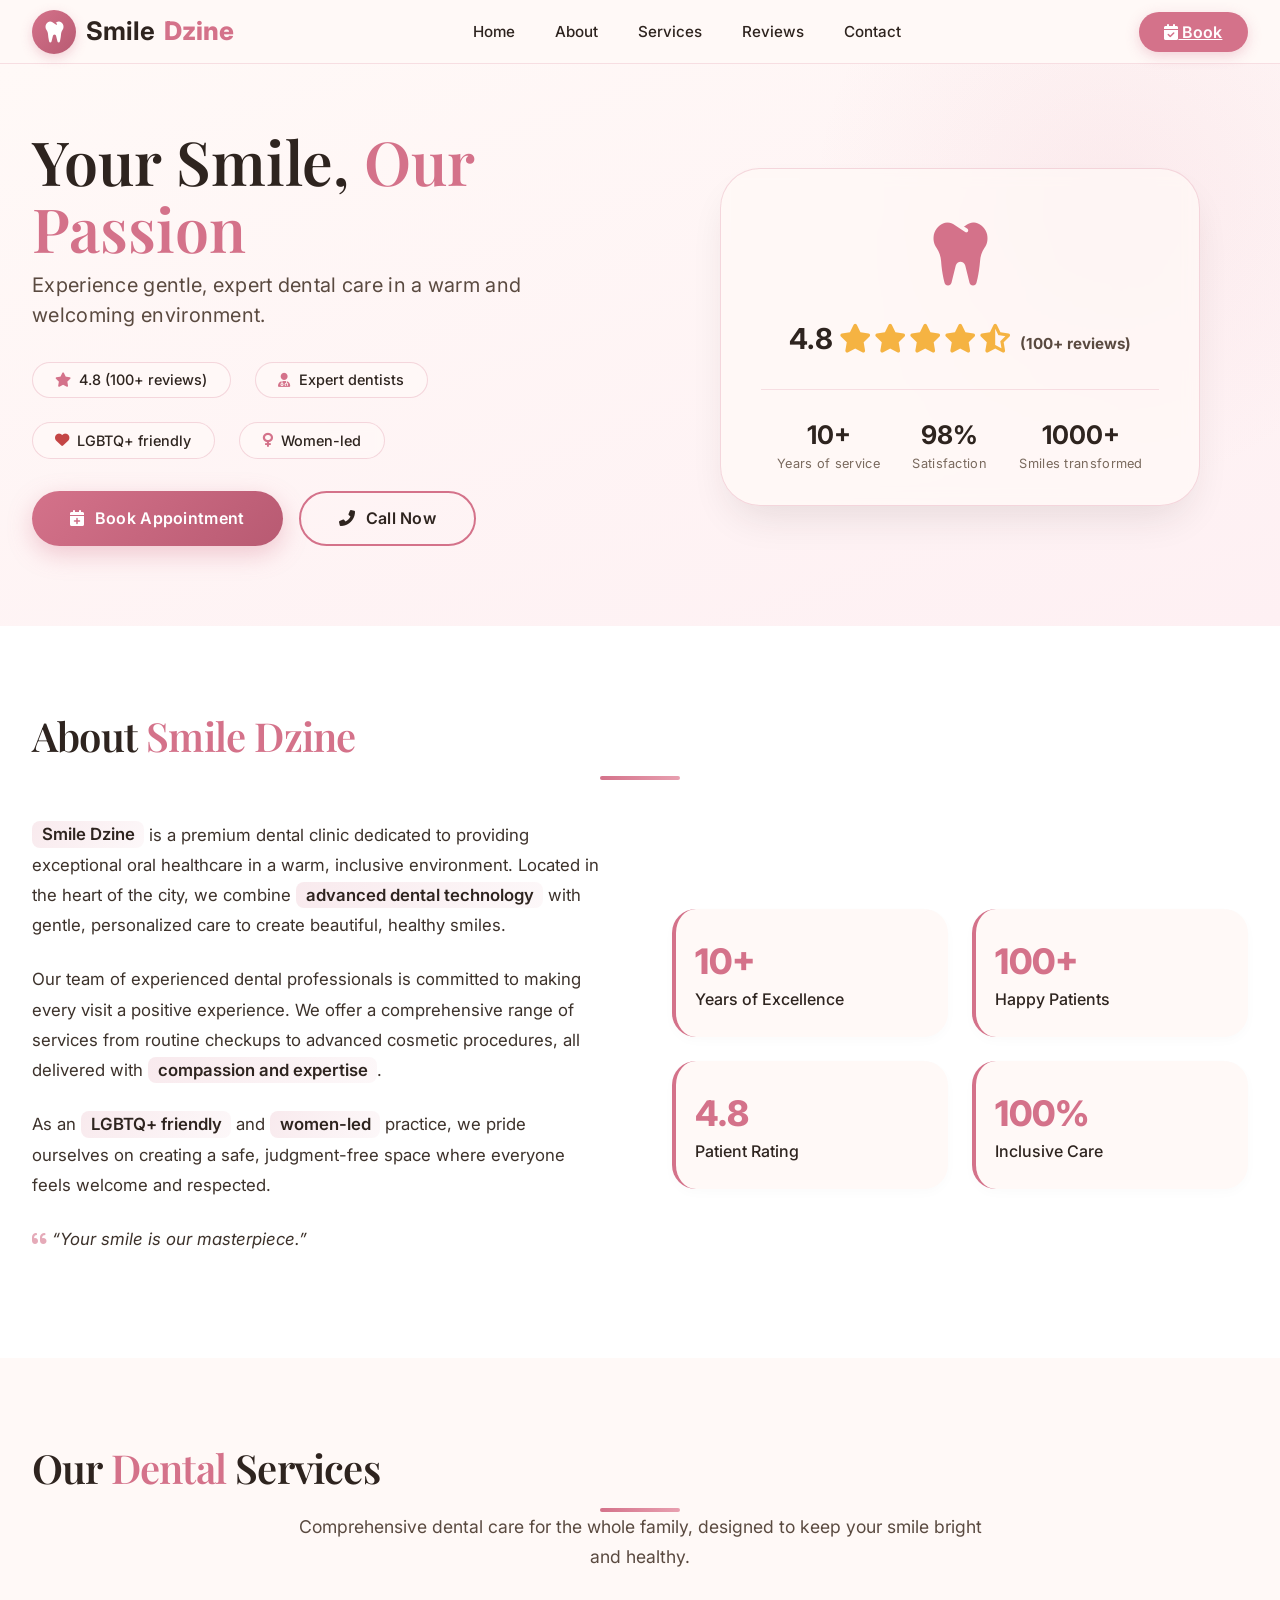
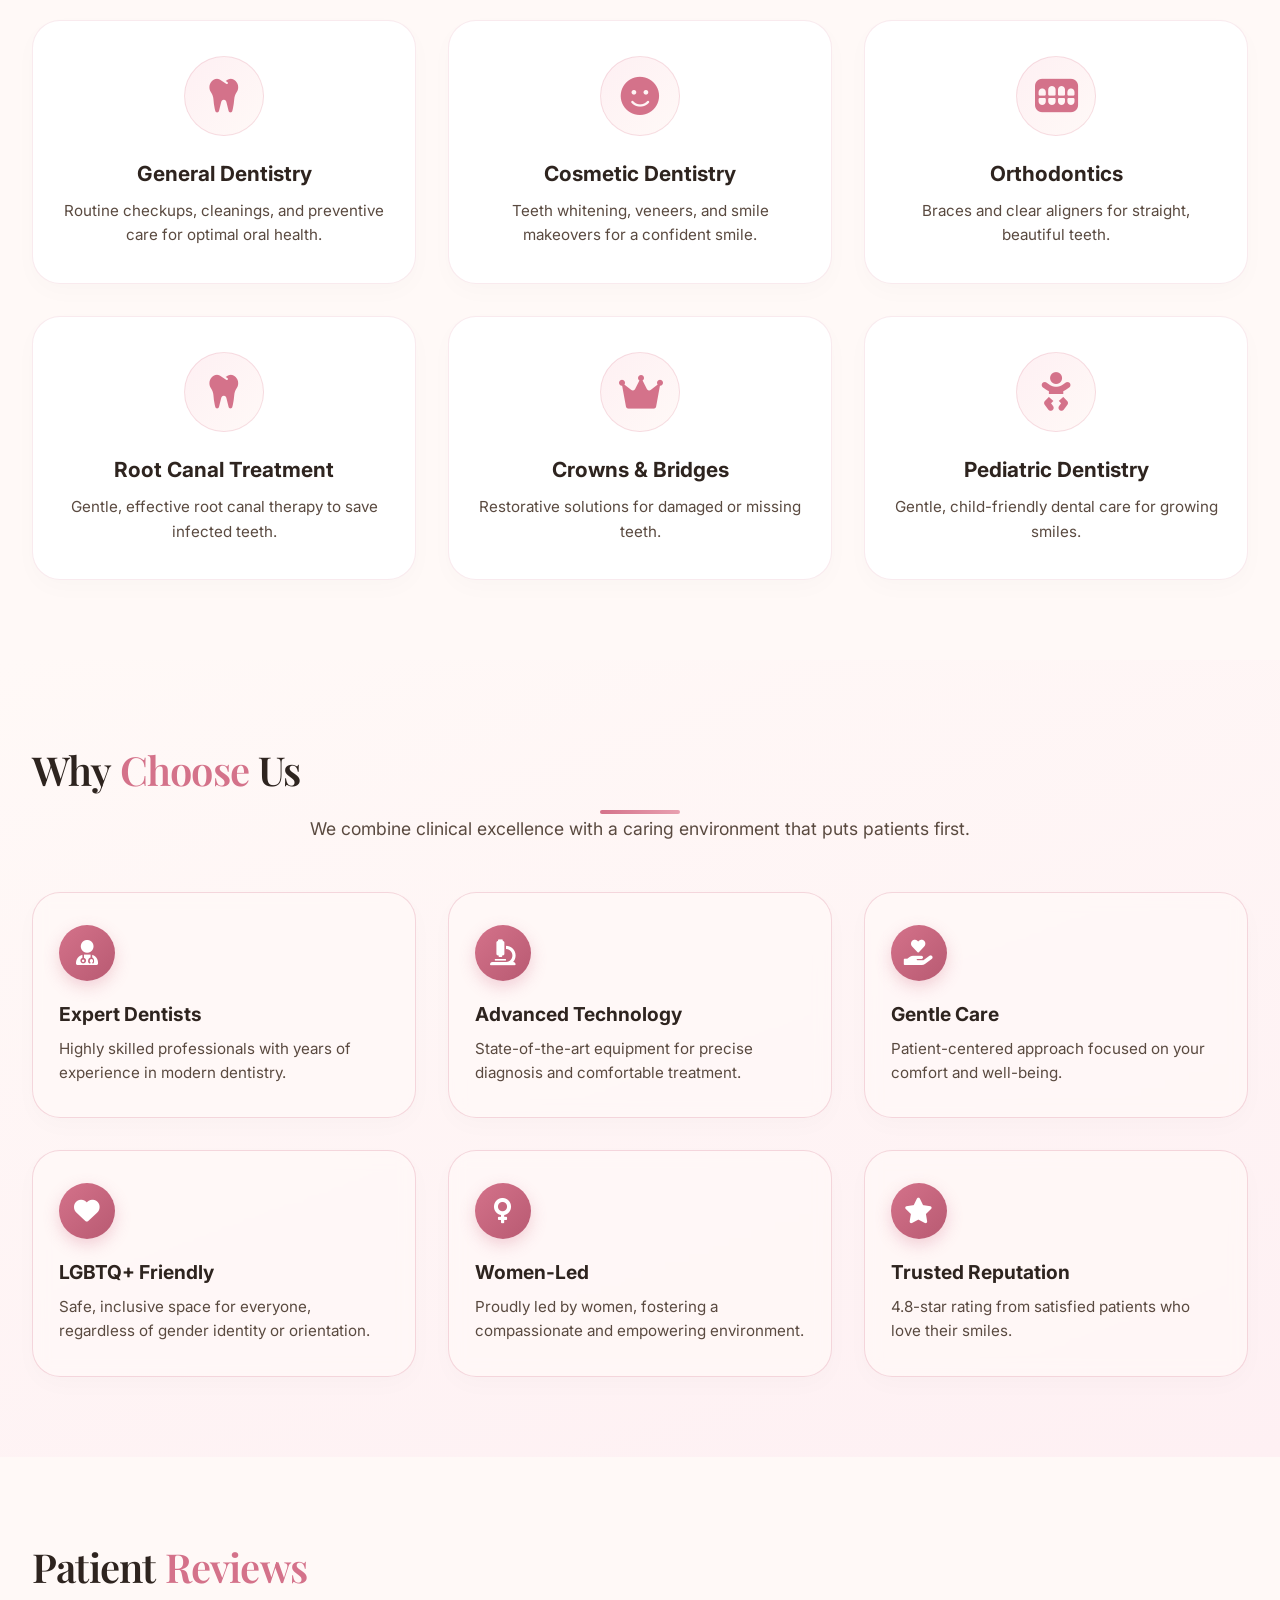
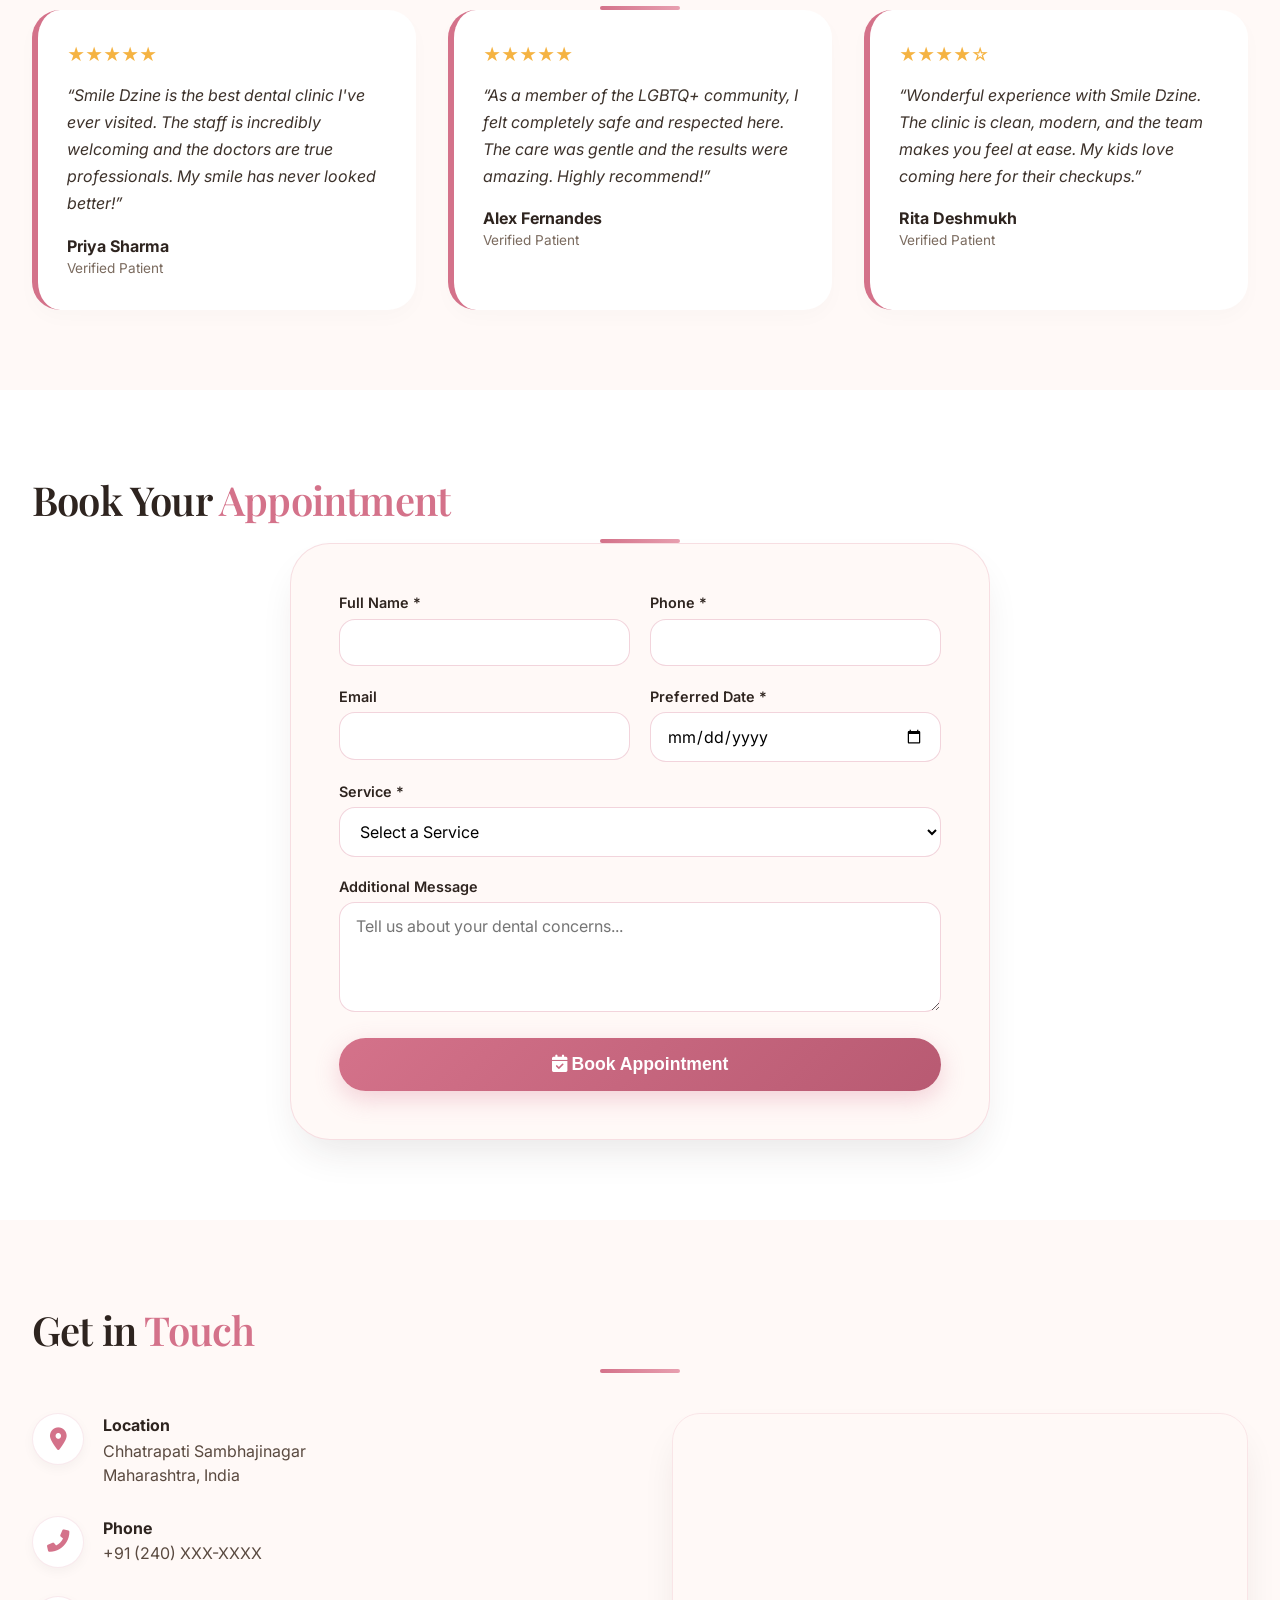
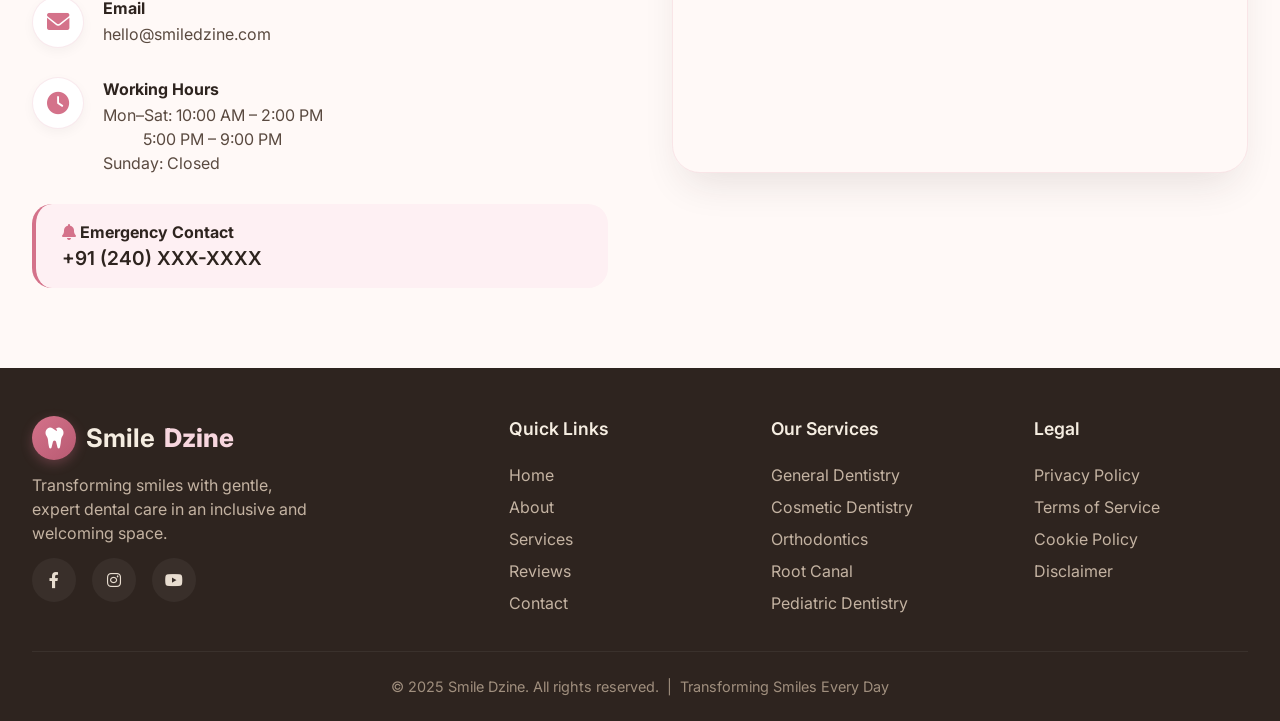
<file: smiledzine.html>
<!DOCTYPE html>
<html lang="en">
<head>
  <meta charset="UTF-8" />
  <meta name="viewport" content="width=device-width, initial-scale=1.0" />
  <title>Smile Dzine · Premium Dental Clinic</title>
  <!-- Font Awesome 6 (free) -->
  <link rel="stylesheet" href="https://cdnjs.cloudflare.com/ajax/libs/font-awesome/6.0.0-beta3/css/all.min.css" />
  <!-- Google Fonts: Inter + Playfair Display -->
  <link rel="preconnect" href="https://fonts.googleapis.com" />
  <link rel="preconnect" href="https://fonts.gstatic.com" crossorigin />
  <link href="https://fonts.googleapis.com/css2?family=Inter:opsz,wght@14..32,300;14..32,400;14..32,600;14..32,700;14..32,800&family=Playfair+Display:ital,wght@0,600;1,600&display=swap" rel="stylesheet" />
  <style>
    * {
      margin: 0;
      padding: 0;
      box-sizing: border-box;
    }

    body {
      font-family: 'Inter', 'Segoe UI', sans-serif;
      background: #fff9f7;
      color: #2e241f;
      line-height: 1.5;
    }

    /* ——— PINK & WHITE PALETTE ——— */
    :root {
      --pink-dark: #d4728a;
      --pink: #e8a0b0;
      --pink-light: #f7d6de;
      --pink-pale: #fef0f3;
      --white: #ffffff;
      --cream: #fff9f7;
      --deep-brown: #2e241f;
      --soft-shadow: 0 20px 40px -12px rgba(46, 36, 31, 0.12);
      --glass-bg: rgba(255, 249, 247, 0.65);
      --glass-border: rgba(212, 114, 138, 0.25);
    }

    /* ——— UTILITIES ——— */
    .container {
      max-width: 1280px;
      margin: 0 auto;
      padding: 0 2rem;
    }

    .section-title {
      font-family: 'Playfair Display', serif;
      font-weight: 600;
      font-size: 2.5rem;
      color: var(--deep-brown);
      text-align: center;
      margin-bottom: 1rem;
      letter-spacing: -0.02em;
    }

    .section-title .pink {
      color: var(--pink-dark);
    }

    .section-sub {
      text-align: center;
      font-size: 1.1rem;
      color: #5a4a40;
      max-width: 700px;
      margin: 0 auto 3rem;
      line-height: 1.7;
    }

    .pink-underline {
      display: block;
      width: 80px;
      height: 4px;
      background: linear-gradient(90deg, var(--pink-dark), var(--pink));
      margin: 0.6rem auto 0;
      border-radius: 4px;
    }

    .btn {
      padding: 0.85rem 2.4rem;
      border: none;
      border-radius: 50px;
      font-weight: 600;
      font-size: 1rem;
      letter-spacing: 0.3px;
      cursor: pointer;
      transition: all 0.25s ease;
      display: inline-flex;
      align-items: center;
      gap: 10px;
      text-decoration: none;
    }

    .btn-primary {
      background: linear-gradient(135deg, var(--pink-dark), #b85a72);
      color: #fff;
      box-shadow: 0 8px 24px rgba(212, 114, 138, 0.35);
    }
    .btn-primary:hover {
      transform: translateY(-3px) scale(1.02);
      box-shadow: 0 14px 32px rgba(212, 114, 138, 0.45);
      background: linear-gradient(135deg, #d4728a, #c96a82);
    }

    .btn-outline-pink {
      background: transparent;
      color: var(--deep-brown);
      border: 2px solid var(--pink-dark);
    }
    .btn-outline-pink:hover {
      background: var(--pink-dark);
      color: #fff;
      transform: translateY(-3px);
      box-shadow: 0 8px 20px rgba(212, 114, 138, 0.3);
    }

    /* ——— HEADER / NAV ——— */
    header {
      background: rgba(255, 249, 247, 0.92);
      backdrop-filter: blur(12px);
      border-bottom: 1px solid rgba(212, 114, 138, 0.20);
      position: sticky;
      top: 0;
      z-index: 999;
      padding: 0.6rem 0;
    }

    .navbar {
      display: flex;
      justify-content: space-between;
      align-items: center;
    }

    .logo {
      display: flex;
      align-items: center;
      gap: 0.6rem;
      font-weight: 700;
      font-size: 1.6rem;
      color: var(--deep-brown);
    }
    .logo-icon {
      background: linear-gradient(135deg, var(--pink-dark), #b85a72);
      width: 44px;
      height: 44px;
      border-radius: 50%;
      display: flex;
      align-items: center;
      justify-content: center;
      color: white;
      font-size: 1.5rem;
      box-shadow: 0 4px 12px rgba(212, 114, 138, 0.3);
    }
    .logo span {
      color: var(--pink-dark);
      font-weight: 800;
    }

    nav ul {
      display: flex;
      list-style: none;
      gap: 2.5rem;
    }
    nav a {
      text-decoration: none;
      color: var(--deep-brown);
      font-weight: 500;
      font-size: 0.95rem;
      transition: color 0.2s;
      position: relative;
    }
    nav a::after {
      content: '';
      position: absolute;
      bottom: -4px;
      left: 0;
      width: 0%;
      height: 2px;
      background: var(--pink-dark);
      transition: width 0.3s;
    }
    nav a:hover::after {
      width: 100%;
    }
    nav a:hover {
      color: var(--pink-dark);
    }

    .cta-nav {
      background: var(--pink-dark);
      color: #fff;
      padding: 0.5rem 1.6rem;
      border-radius: 50px;
      font-weight: 600;
      transition: all 0.25s;
      box-shadow: 0 4px 14px rgba(212, 114, 138, 0.3);
    }
    .cta-nav:hover {
      background: #b85a72;
      transform: translateY(-2px);
      box-shadow: 0 8px 24px rgba(212, 114, 138, 0.4);
    }

    /* ——— HERO ——— */
    .hero {
      padding: 4rem 0 5rem;
      background: linear-gradient(160deg, #fff9f7 0%, #fef0f3 100%);
      position: relative;
      overflow: hidden;
    }
    .hero::before {
      content: '';
      position: absolute;
      top: -30%;
      right: -10%;
      width: 600px;
      height: 600px;
      background: radial-gradient(circle, rgba(212, 114, 138, 0.08) 0%, transparent 70%);
      border-radius: 50%;
      pointer-events: none;
    }

    .hero-grid {
      display: grid;
      grid-template-columns: 1fr 1fr;
      gap: 4rem;
      align-items: center;
      position: relative;
      z-index: 2;
    }

    .hero-text h1 {
      font-family: 'Playfair Display', serif;
      font-size: 3.8rem;
      font-weight: 600;
      line-height: 1.1;
      color: var(--deep-brown);
      margin-bottom: 0.5rem;
    }
    .hero-text h1 .pink {
      color: var(--pink-dark);
    }
    .hero-text .tagline {
      font-size: 1.25rem;
      color: #5a4a40;
      margin-bottom: 2rem;
      font-weight: 400;
      letter-spacing: 0.3px;
    }
    .hero-badges {
      display: flex;
      flex-wrap: wrap;
      gap: 1.5rem;
      margin-top: 2rem;
    }
    .hero-badge {
      background: var(--glass-bg);
      backdrop-filter: blur(4px);
      border: 1px solid var(--glass-border);
      border-radius: 60px;
      padding: 0.4rem 1.4rem;
      font-size: 0.9rem;
      font-weight: 500;
      color: var(--deep-brown);
      display: inline-flex;
      align-items: center;
      gap: 8px;
    }
    .hero-badge i {
      color: var(--pink-dark);
    }

    .hero-visual {
      display: flex;
      justify-content: center;
      align-items: center;
    }
    .hero-card {
      background: rgba(255, 249, 247, 0.7);
      backdrop-filter: blur(8px);
      border: 1px solid rgba(212, 114, 138, 0.25);
      border-radius: 40px;
      padding: 2rem 2.5rem;
      width: 100%;
      max-width: 480px;
      box-shadow: var(--soft-shadow);
      text-align: center;
    }
    .hero-card .icon {
      font-size: 4.5rem;
      color: var(--pink-dark);
      margin-bottom: 0.5rem;
    }
    .hero-card .rating {
      font-size: 1.8rem;
      font-weight: 700;
      color: var(--deep-brown);
    }
    .hero-card .rating .stars {
      color: #f5b342;
      letter-spacing: 3px;
    }
    .hero-card .rating-label {
      color: #5a4a40;
      font-size: 0.95rem;
    }
    .hero-card .stat-row {
      display: flex;
      justify-content: space-around;
      margin-top: 1.8rem;
      border-top: 1px solid rgba(212, 114, 138, 0.2);
      padding-top: 1.6rem;
    }
    .hero-card .stat-item {
      text-align: center;
    }
    .hero-card .stat-number {
      font-weight: 700;
      font-size: 1.6rem;
      color: var(--deep-brown);
    }
    .hero-card .stat-label {
      font-size: 0.8rem;
      color: #7a6a5e;
      letter-spacing: 0.3px;
    }

    /* ——— ABOUT ——— */
    .about-premium {
      padding: 5rem 0;
      background: white;
    }
    .about-grid {
      display: grid;
      grid-template-columns: 1fr 1fr;
      gap: 4rem;
      align-items: center;
    }
    .about-text-premium p {
      font-size: 1.05rem;
      color: #3d322b;
      line-height: 1.8;
      margin-bottom: 1.5rem;
    }
    .about-text-premium .highlight {
      background: linear-gradient(120deg, rgba(212, 114, 138, 0.15) 0%, rgba(212, 114, 138, 0.05) 100%);
      padding: 0.2rem 0.6rem;
      border-radius: 8px;
      font-weight: 600;
      color: var(--deep-brown);
    }
    .about-stats-premium {
      display: grid;
      grid-template-columns: 1fr 1fr;
      gap: 1.5rem;
    }
    .stat-premium {
      background: var(--cream);
      padding: 1.6rem 1.2rem;
      border-radius: 24px;
      border-left: 4px solid var(--pink-dark);
      box-shadow: 0 4px 12px rgba(0,0,0,0.02);
    }
    .stat-premium .num {
      font-size: 2.2rem;
      font-weight: 800;
      color: var(--pink-dark);
    }
    .stat-premium .label {
      font-weight: 500;
      color: var(--deep-brown);
    }

    /* ——— SERVICES ——— */
    .services-premium {
      padding: 5rem 0;
      background: var(--cream);
    }
    .service-grid-premium {
      display: grid;
      grid-template-columns: repeat(3, 1fr);
      gap: 2rem;
    }
    .service-card-premium {
      background: white;
      border-radius: 28px;
      padding: 2.2rem 1.8rem;
      text-align: center;
      box-shadow: 0 8px 24px rgba(0,0,0,0.02);
      border: 1px solid rgba(212, 114, 138, 0.15);
      transition: all 0.3s ease;
    }
    .service-card-premium:hover {
      transform: translateY(-10px);
      border-color: var(--pink-dark);
      box-shadow: 0 20px 40px -12px rgba(212, 114, 138, 0.25);
    }
    .service-card-premium .icon {
      background: linear-gradient(135deg, var(--pink-pale), var(--cream));
      width: 80px;
      height: 80px;
      border-radius: 50%;
      display: flex;
      align-items: center;
      justify-content: center;
      margin: 0 auto 1.4rem;
      font-size: 2.4rem;
      color: var(--pink-dark);
      border: 1px solid rgba(212, 114, 138, 0.2);
    }
    .service-card-premium h3 {
      font-size: 1.3rem;
      margin-bottom: 0.6rem;
      color: var(--deep-brown);
    }
    .service-card-premium p {
      color: #5a4a40;
      font-size: 0.95rem;
      line-height: 1.6;
    }

    /* ——— WHY CHOOSE ——— */
    .why-premium {
      padding: 5rem 0;
      background: linear-gradient(160deg, #fff9f7, #fef0f3);
    }
    .why-grid {
      display: grid;
      grid-template-columns: repeat(3, 1fr);
      gap: 2rem;
    }
    .why-card {
      background: var(--glass-bg);
      backdrop-filter: blur(8px);
      border: 1px solid var(--glass-border);
      border-radius: 28px;
      padding: 2rem 1.6rem;
      transition: all 0.3s;
      box-shadow: 0 8px 24px rgba(0,0,0,0.02);
    }
    .why-card:hover {
      transform: scale(1.02);
      border-color: var(--pink-dark);
      box-shadow: 0 16px 40px -12px rgba(212, 114, 138, 0.2);
    }
    .why-card .icon-circle {
      background: linear-gradient(135deg, var(--pink-dark), #b85a72);
      width: 56px;
      height: 56px;
      border-radius: 50%;
      display: flex;
      align-items: center;
      justify-content: center;
      color: white;
      font-size: 1.6rem;
      margin-bottom: 1.2rem;
      box-shadow: 0 6px 16px rgba(212, 114, 138, 0.3);
    }
    .why-card h4 {
      font-size: 1.2rem;
      margin-bottom: 0.5rem;
      color: var(--deep-brown);
    }
    .why-card p {
      color: #5a4a40;
      font-size: 0.95rem;
      line-height: 1.6;
    }

    /* ——— TESTIMONIALS ——— */
    .testimonials-premium {
      padding: 5rem 0;
      background: var(--cream);
    }
    .testimonial-grid-premium {
      display: grid;
      grid-template-columns: repeat(3, 1fr);
      gap: 2rem;
    }
    .testimonial-card-premium {
      background: white;
      padding: 2rem 1.8rem;
      border-radius: 28px;
      border-left: 6px solid var(--pink-dark);
      box-shadow: 0 8px 20px rgba(0,0,0,0.02);
    }
    .testimonial-card-premium .stars {
      color: #f5b342;
      font-size: 1.1rem;
      margin-bottom: 0.8rem;
    }
    .testimonial-card-premium .text {
      font-style: italic;
      color: #3d322b;
      line-height: 1.7;
      margin-bottom: 1rem;
    }
    .testimonial-card-premium .author {
      font-weight: 700;
      color: var(--deep-brown);
    }
    .testimonial-card-premium .role {
      font-size: 0.85rem;
      color: #7a6a5e;
    }

    /* ——— APPOINTMENT ——— */
    .appointment-premium {
      padding: 5rem 0;
      background: white;
    }
    .appointment-form {
      max-width: 700px;
      margin: 0 auto;
      background: var(--cream);
      padding: 3rem;
      border-radius: 40px;
      border: 1px solid rgba(212, 114, 138, 0.2);
      box-shadow: var(--soft-shadow);
    }
    .form-row {
      display: grid;
      grid-template-columns: 1fr 1fr;
      gap: 1.2rem;
    }
    .form-group {
      margin-bottom: 1.2rem;
    }
    .form-group label {
      display: block;
      font-weight: 600;
      margin-bottom: 0.3rem;
      color: var(--deep-brown);
      font-size: 0.9rem;
    }
    .form-group input,
    .form-group select,
    .form-group textarea {
      width: 100%;
      padding: 0.8rem 1rem;
      border: 1px solid rgba(212, 114, 138, 0.3);
      border-radius: 16px;
      background: white;
      font-size: 1rem;
      transition: border 0.2s;
      font-family: 'Inter', sans-serif;
    }
    .form-group input:focus,
    .form-group select:focus,
    .form-group textarea:focus {
      outline: none;
      border-color: var(--pink-dark);
      box-shadow: 0 0 0 4px rgba(212, 114, 138, 0.1);
    }
    .form-group textarea {
      min-height: 110px;
    }
    .form-submit {
      width: 100%;
      padding: 1rem;
      background: linear-gradient(135deg, var(--pink-dark), #b85a72);
      color: white;
      border: none;
      border-radius: 50px;
      font-size: 1.1rem;
      font-weight: 700;
      cursor: pointer;
      transition: all 0.3s;
      box-shadow: 0 8px 24px rgba(212, 114, 138, 0.3);
    }
    .form-submit:hover {
      transform: translateY(-3px);
      box-shadow: 0 14px 32px rgba(212, 114, 138, 0.4);
    }

    /* ——— CONTACT ——— */
    .contact-premium {
      padding: 5rem 0;
      background: var(--cream);
    }
    .contact-grid-premium {
      display: grid;
      grid-template-columns: 1fr 1fr;
      gap: 4rem;
    }
    .contact-item-premium {
      display: flex;
      gap: 1.2rem;
      margin-bottom: 1.8rem;
    }
    .contact-item-premium .icon {
      background: white;
      width: 52px;
      height: 52px;
      border-radius: 50%;
      display: flex;
      align-items: center;
      justify-content: center;
      color: var(--pink-dark);
      font-size: 1.4rem;
      box-shadow: 0 4px 12px rgba(0,0,0,0.04);
      border: 1px solid rgba(212, 114, 138, 0.15);
    }
    .contact-item-premium .details h4 {
      font-weight: 700;
      color: var(--deep-brown);
      margin-bottom: 0.1rem;
    }
    .contact-item-premium .details p {
      color: #5a4a40;
      line-height: 1.5;
    }
    .map-premium {
      border-radius: 28px;
      overflow: hidden;
      box-shadow: var(--soft-shadow);
      height: 360px;
      border: 1px solid rgba(212, 114, 138, 0.15);
    }
    .map-premium iframe {
      width: 100%;
      height: 100%;
      border: none;
    }

    /* ——— FOOTER ——— */
    .footer-premium {
      background: var(--deep-brown);
      color: #e8ddd0;
      padding: 3rem 0 1.5rem;
    }
    .footer-grid {
      display: grid;
      grid-template-columns: 2fr 1fr 1fr 1fr;
      gap: 3rem;
      margin-bottom: 2rem;
    }
    .footer-premium h4 {
      color: #f5ede1;
      font-weight: 600;
      margin-bottom: 1rem;
      font-size: 1.1rem;
    }
    .footer-premium a {
      color: #c4b3a2;
      text-decoration: none;
      transition: color 0.2s;
      line-height: 2;
    }
    .footer-premium a:hover {
      color: var(--pink-light);
    }
    .footer-premium .socials {
      display: flex;
      gap: 1rem;
      margin-top: 0.8rem;
    }
    .footer-premium .socials a {
      background: rgba(255,255,255,0.05);
      width: 44px;
      height: 44px;
      border-radius: 50%;
      display: flex;
      align-items: center;
      justify-content: center;
      color: #e8ddd0;
      transition: all 0.3s;
    }
    .footer-premium .socials a:hover {
      background: var(--pink-dark);
      color: #fff;
      transform: translateY(-3px);
    }
    .footer-bottom {
      border-top: 1px solid rgba(255,255,255,0.06);
      padding-top: 1.5rem;
      text-align: center;
      color: #a08f7e;
      font-size: 0.9rem;
    }

    /* ——— RESPONSIVE ——— */
    @media (max-width: 1024px) {
      .service-grid-premium { grid-template-columns: 1fr 1fr; }
      .why-grid { grid-template-columns: 1fr 1fr; }
      .testimonial-grid-premium { grid-template-columns: 1fr; }
    }
    @media (max-width: 800px) {
      .hero-grid { grid-template-columns: 1fr; text-align: center; }
      .hero-text h1 { font-size: 2.8rem; }
      .hero-badges { justify-content: center; }
      .about-grid { grid-template-columns: 1fr; }
      .contact-grid-premium { grid-template-columns: 1fr; }
      .footer-grid { grid-template-columns: 1fr 1fr; }
      nav ul { display: none; }
      .navbar { flex-wrap: wrap; gap: 0.8rem; }
      .cta-nav { margin-left: auto; }
      .form-row { grid-template-columns: 1fr; }
      .service-grid-premium { grid-template-columns: 1fr; }
      .why-grid { grid-template-columns: 1fr; }
    }
    @media (max-width: 480px) {
      .hero-text h1 { font-size: 2.2rem; }
      .container { padding: 0 1.2rem; }
      .appointment-form { padding: 1.8rem; }
      .footer-grid { grid-template-columns: 1fr; }
      .hero-card { padding: 1.5rem; }
    }
  </style>
</head>
<body>

<!-- HEADER -->
<header>
  <div class="container navbar">
    <div class="logo">
      <div class="logo-icon"><i class="fas fa-tooth"></i></div>
      Smile <span>Dzine</span>
    </div>
    <nav>
      <ul>
        <li><a href="#home">Home</a></li>
        <li><a href="#about">About</a></li>
        <li><a href="#services">Services</a></li>
        <li><a href="#testimonials">Reviews</a></li>
        <li><a href="#contact">Contact</a></li>
      </ul>
    </nav>
    <a href="#appointment" class="cta-nav"><i class="fas fa-calendar-check"></i> Book</a>
  </div>
</header>

<!-- HERO -->
<section class="hero" id="home">
  <div class="container hero-grid">
    <div class="hero-text">
      <h1>Your Smile, <span class="pink">Our Passion</span></h1>
      <p class="tagline">Experience gentle, expert dental care in a warm and welcoming environment.</p>
      <div class="hero-badges">
        <span class="hero-badge"><i class="fas fa-star" style="color: var(--pink-dark);"></i> 4.8 (100+ reviews)</span>
        <span class="hero-badge"><i class="fas fa-user-md"></i> Expert dentists</span>
        <span class="hero-badge"><i class="fas fa-heart" style="color: #c44545;"></i> LGBTQ+ friendly</span>
        <span class="hero-badge"><i class="fas fa-venus"></i> Women-led</span>
      </div>
      <div style="display: flex; gap: 1rem; flex-wrap: wrap; margin-top: 2rem;">
        <a href="#appointment" class="btn btn-primary"><i class="fas fa-calendar-plus"></i> Book Appointment</a>
        <a href="#contact" class="btn btn-outline-pink"><i class="fas fa-phone-alt"></i> Call Now</a>
      </div>
    </div>
    <div class="hero-visual">
      <div class="hero-card">
        <div class="icon"><i class="fas fa-tooth"></i></div>
        <div class="rating">
          4.8 <span class="stars"><i class="fas fa-star"></i><i class="fas fa-star"></i><i class="fas fa-star"></i><i class="fas fa-star"></i><i class="fas fa-star-half-alt"></i></span>
          <span class="rating-label"> (100+ reviews)</span>
        </div>
        <div class="stat-row">
          <div class="stat-item">
            <div class="stat-number">10+</div>
            <div class="stat-label">Years of service</div>
          </div>
          <div class="stat-item">
            <div class="stat-number">98%</div>
            <div class="stat-label">Satisfaction</div>
          </div>
          <div class="stat-item">
            <div class="stat-number">1000+</div>
            <div class="stat-label">Smiles transformed</div>
          </div>
        </div>
      </div>
    </div>
  </div>
</section>

<!-- ABOUT -->
<section class="about-premium" id="about">
  <div class="container">
    <span class="section-title">About <span class="pink">Smile Dzine</span></span>
    <span class="pink-underline"></span>
    <div class="about-grid" style="margin-top: 2.5rem;">
      <div class="about-text-premium">
        <p><span class="highlight">Smile Dzine</span> is a premium dental clinic dedicated to providing exceptional oral healthcare in a warm, inclusive environment. Located in the heart of the city, we combine <span class="highlight">advanced dental technology</span> with gentle, personalized care to create beautiful, healthy smiles.</p>
        <p>Our team of experienced dental professionals is committed to making every visit a positive experience. We offer a comprehensive range of services from routine checkups to advanced cosmetic procedures, all delivered with <span class="highlight">compassion and expertise</span>.</p>
        <p>As an <span class="highlight">LGBTQ+ friendly</span> and <span class="highlight">women-led</span> practice, we pride ourselves on creating a safe, judgment-free space where everyone feels welcome and respected.</p>
        <p><i class="fas fa-quote-left" style="color: var(--pink-dark); opacity: 0.6;"></i> <em>“Your smile is our masterpiece.”</em></p>
      </div>
      <div class="about-stats-premium">
        <div class="stat-premium">
          <div class="num">10+</div>
          <div class="label">Years of Excellence</div>
        </div>
        <div class="stat-premium">
          <div class="num">100+</div>
          <div class="label">Happy Patients</div>
        </div>
        <div class="stat-premium">
          <div class="num">4.8</div>
          <div class="label">Patient Rating</div>
        </div>
        <div class="stat-premium">
          <div class="num">100%</div>
          <div class="label">Inclusive Care</div>
        </div>
      </div>
    </div>
  </div>
</section>

<!-- SERVICES -->
<section class="services-premium" id="services">
  <div class="container">
    <span class="section-title">Our <span class="pink">Dental</span> Services</span>
    <span class="pink-underline"></span>
    <p class="section-sub">Comprehensive dental care for the whole family, designed to keep your smile bright and healthy.</p>
    <div class="service-grid-premium">
      <div class="service-card-premium">
        <div class="icon"><i class="fas fa-tooth"></i></div>
        <h3>General Dentistry</h3>
        <p>Routine checkups, cleanings, and preventive care for optimal oral health.</p>
      </div>
      <div class="service-card-premium">
        <div class="icon"><i class="fas fa-smile"></i></div>
        <h3>Cosmetic Dentistry</h3>
        <p>Teeth whitening, veneers, and smile makeovers for a confident smile.</p>
      </div>
      <div class="service-card-premium">
        <div class="icon"><i class="fas fa-teeth"></i></div>
        <h3>Orthodontics</h3>
        <p>Braces and clear aligners for straight, beautiful teeth.</p>
      </div>
      <div class="service-card-premium">
        <div class="icon"><i class="fas fa-tooth"></i></div>
        <h3>Root Canal Treatment</h3>
        <p>Gentle, effective root canal therapy to save infected teeth.</p>
      </div>
      <div class="service-card-premium">
        <div class="icon"><i class="fas fa-crown"></i></div>
        <h3>Crowns & Bridges</h3>
        <p>Restorative solutions for damaged or missing teeth.</p>
      </div>
      <div class="service-card-premium">
        <div class="icon"><i class="fas fa-baby"></i></div>
        <h3>Pediatric Dentistry</h3>
        <p>Gentle, child-friendly dental care for growing smiles.</p>
      </div>
    </div>
  </div>
</section>

<!-- WHY CHOOSE -->
<section class="why-premium">
  <div class="container">
    <span class="section-title">Why <span class="pink">Choose</span> Us</span>
    <span class="pink-underline"></span>
    <p class="section-sub">We combine clinical excellence with a caring environment that puts patients first.</p>
    <div class="why-grid">
      <div class="why-card">
        <div class="icon-circle"><i class="fas fa-user-md"></i></div>
        <h4>Expert Dentists</h4>
        <p>Highly skilled professionals with years of experience in modern dentistry.</p>
      </div>
      <div class="why-card">
        <div class="icon-circle"><i class="fas fa-microscope"></i></div>
        <h4>Advanced Technology</h4>
        <p>State-of-the-art equipment for precise diagnosis and comfortable treatment.</p>
      </div>
      <div class="why-card">
        <div class="icon-circle"><i class="fas fa-hand-holding-heart"></i></div>
        <h4>Gentle Care</h4>
        <p>Patient-centered approach focused on your comfort and well-being.</p>
      </div>
      <div class="why-card">
        <div class="icon-circle"><i class="fas fa-heart"></i></div>
        <h4>LGBTQ+ Friendly</h4>
        <p>Safe, inclusive space for everyone, regardless of gender identity or orientation.</p>
      </div>
      <div class="why-card">
        <div class="icon-circle"><i class="fas fa-venus"></i></div>
        <h4>Women-Led</h4>
        <p>Proudly led by women, fostering a compassionate and empowering environment.</p>
      </div>
      <div class="why-card">
        <div class="icon-circle"><i class="fas fa-star"></i></div>
        <h4>Trusted Reputation</h4>
        <p>4.8-star rating from satisfied patients who love their smiles.</p>
      </div>
    </div>
  </div>
</section>

<!-- TESTIMONIALS -->
<section class="testimonials-premium" id="testimonials">
  <div class="container">
    <span class="section-title">Patient <span class="pink">Reviews</span></span>
    <span class="pink-underline"></span>
    <div class="testimonial-grid-premium">
      <div class="testimonial-card-premium">
        <div class="stars">★★★★★</div>
        <div class="text">“Smile Dzine is the best dental clinic I've ever visited. The staff is incredibly welcoming and the doctors are true professionals. My smile has never looked better!”</div>
        <div class="author">Priya Sharma</div>
        <div class="role">Verified Patient</div>
      </div>
      <div class="testimonial-card-premium">
        <div class="stars">★★★★★</div>
        <div class="text">“As a member of the LGBTQ+ community, I felt completely safe and respected here. The care was gentle and the results were amazing. Highly recommend!”</div>
        <div class="author">Alex Fernandes</div>
        <div class="role">Verified Patient</div>
      </div>
      <div class="testimonial-card-premium">
        <div class="stars">★★★★☆</div>
        <div class="text">“Wonderful experience with Smile Dzine. The clinic is clean, modern, and the team makes you feel at ease. My kids love coming here for their checkups.”</div>
        <div class="author">Rita Deshmukh</div>
        <div class="role">Verified Patient</div>
      </div>
    </div>
  </div>
</section>

<!-- APPOINTMENT -->
<section class="appointment-premium" id="appointment">
  <div class="container">
    <span class="section-title">Book Your <span class="pink">Appointment</span></span>
    <span class="pink-underline"></span>
    <div class="appointment-form">
      <form onsubmit="handleAppointment(event)">
        <div class="form-row">
          <div class="form-group">
            <label for="name">Full Name *</label>
            <input type="text" id="name" required />
          </div>
          <div class="form-group">
            <label for="phone">Phone *</label>
            <input type="tel" id="phone" required />
          </div>
        </div>
        <div class="form-row">
          <div class="form-group">
            <label for="email">Email</label>
            <input type="email" id="email" />
          </div>
          <div class="form-group">
            <label for="date">Preferred Date *</label>
            <input type="date" id="date" required />
          </div>
        </div>
        <div class="form-group">
          <label for="service">Service *</label>
          <select id="service" required>
            <option value="">Select a Service</option>
            <option value="General Dentistry">General Dentistry</option>
            <option value="Cosmetic Dentistry">Cosmetic Dentistry</option>
            <option value="Orthodontics">Orthodontics</option>
            <option value="Root Canal Treatment">Root Canal Treatment</option>
            <option value="Crowns & Bridges">Crowns & Bridges</option>
            <option value="Pediatric Dentistry">Pediatric Dentistry</option>
          </select>
        </div>
        <div class="form-group">
          <label for="message">Additional Message</label>
          <textarea id="message" placeholder="Tell us about your dental concerns..."></textarea>
        </div>
        <button type="submit" class="form-submit"><i class="fas fa-calendar-check"></i> Book Appointment</button>
      </form>
    </div>
  </div>
</section>

<!-- CONTACT -->
<section class="contact-premium" id="contact">
  <div class="container">
    <span class="section-title">Get in <span class="pink">Touch</span></span>
    <span class="pink-underline"></span>
    <div class="contact-grid-premium" style="margin-top: 2.5rem;">
      <div>
        <div class="contact-item-premium">
          <div class="icon"><i class="fas fa-location-dot"></i></div>
          <div class="details">
            <h4>Location</h4>
            <p>Chhatrapati Sambhajinagar<br />Maharashtra, India</p>
          </div>
        </div>
        <div class="contact-item-premium">
          <div class="icon"><i class="fas fa-phone-alt"></i></div>
          <div class="details">
            <h4>Phone</h4>
            <p>+91 (240) XXX-XXXX</p>
          </div>
        </div>
        <div class="contact-item-premium">
          <div class="icon"><i class="fas fa-envelope"></i></div>
          <div class="details">
            <h4>Email</h4>
            <p>hello@smiledzine.com</p>
          </div>
        </div>
        <div class="contact-item-premium">
          <div class="icon"><i class="fas fa-clock"></i></div>
          <div class="details">
            <h4>Working Hours</h4>
            <p>Mon–Sat: 10:00 AM – 2:00 PM<br />&nbsp;&nbsp;&nbsp;&nbsp;&nbsp;&nbsp;&nbsp;&nbsp;&nbsp;&nbsp;5:00 PM – 9:00 PM<br />Sunday: Closed</p>
          </div>
        </div>
        <div style="background: var(--pink-pale); padding: 1rem 1.6rem; border-radius: 20px; border-left: 4px solid var(--pink-dark);">
          <strong style="color: var(--deep-brown);"><i class="fas fa-bell" style="color: var(--pink-dark);"></i> Emergency Contact</strong>
          <p style="margin: 0; font-weight: 600; font-size: 1.2rem; color: var(--deep-brown);">+91 (240) XXX-XXXX</p>
        </div>
      </div>
      <div class="map-premium">
        <iframe src="https://www.google.com/maps/embed?pb=!1m18!1m12!1m3!1d3759.8826484562267!2d75.36477412346947!3d19.881575681850406!2m3!1f0!2f0!3f0!3m2!1i1024!2i768!4f13.1!3m3!1m2!1s0x3bdba31a56c442d5%3A0x5b39649d5d64f909!2sSmile%20Dzine!5e0!3m2!1sen!2sin!4v1686567890123" width="600" height="450" style="border:0;" allowfullscreen="" loading="lazy" referrerpolicy="no-referrer-when-downgrade"></iframe>
      </div>
    </div>
  </div>
</section>

<!-- FOOTER -->
<footer class="footer-premium">
  <div class="container">
    <div class="footer-grid">
      <div>
        <div class="logo" style="color: #f5ede1; margin-bottom: 0.8rem;">
          <div class="logo-icon"><i class="fas fa-tooth"></i></div>
          Smile <span style="color: var(--pink-light);">Dzine</span>
        </div>
        <p style="color: #c4b3a2; max-width: 280px;">Transforming smiles with gentle, expert dental care in an inclusive and welcoming space.</p>
        <div class="socials">
          <a href="#"><i class="fab fa-facebook-f"></i></a>
          <a href="#"><i class="fab fa-instagram"></i></a>
          <a href="#"><i class="fab fa-youtube"></i></a>
        </div>
      </div>
      <div>
        <h4>Quick Links</h4>
        <a href="#home">Home</a><br />
        <a href="#about">About</a><br />
        <a href="#services">Services</a><br />
        <a href="#testimonials">Reviews</a><br />
        <a href="#contact">Contact</a>
      </div>
      <div>
        <h4>Our Services</h4>
        <a href="#services">General Dentistry</a><br />
        <a href="#services">Cosmetic Dentistry</a><br />
        <a href="#services">Orthodontics</a><br />
        <a href="#services">Root Canal</a><br />
        <a href="#services">Pediatric Dentistry</a>
      </div>
      <div>
        <h4>Legal</h4>
        <a href="#">Privacy Policy</a><br />
        <a href="#">Terms of Service</a><br />
        <a href="#">Cookie Policy</a><br />
        <a href="#">Disclaimer</a>
      </div>
    </div>
    <div class="footer-bottom">
      &copy; 2025 Smile Dzine. All rights reserved. &nbsp;|&nbsp; Transforming Smiles Every Day
    </div>
  </div>
</footer>

<script>
  function handleAppointment(e) {
    e.preventDefault();
    const name = document.getElementById('name').value;
    const phone = document.getElementById('phone').value;
    const service = document.getElementById('service').value;
    const date = document.getElementById('date').value;
    alert(`Thank you, ${name}! Your appointment request for ${service} on ${date} has been received. We will contact you at ${phone} shortly to confirm.`);
    e.target.reset();
  }
</script>

</body>
</html>
</file>
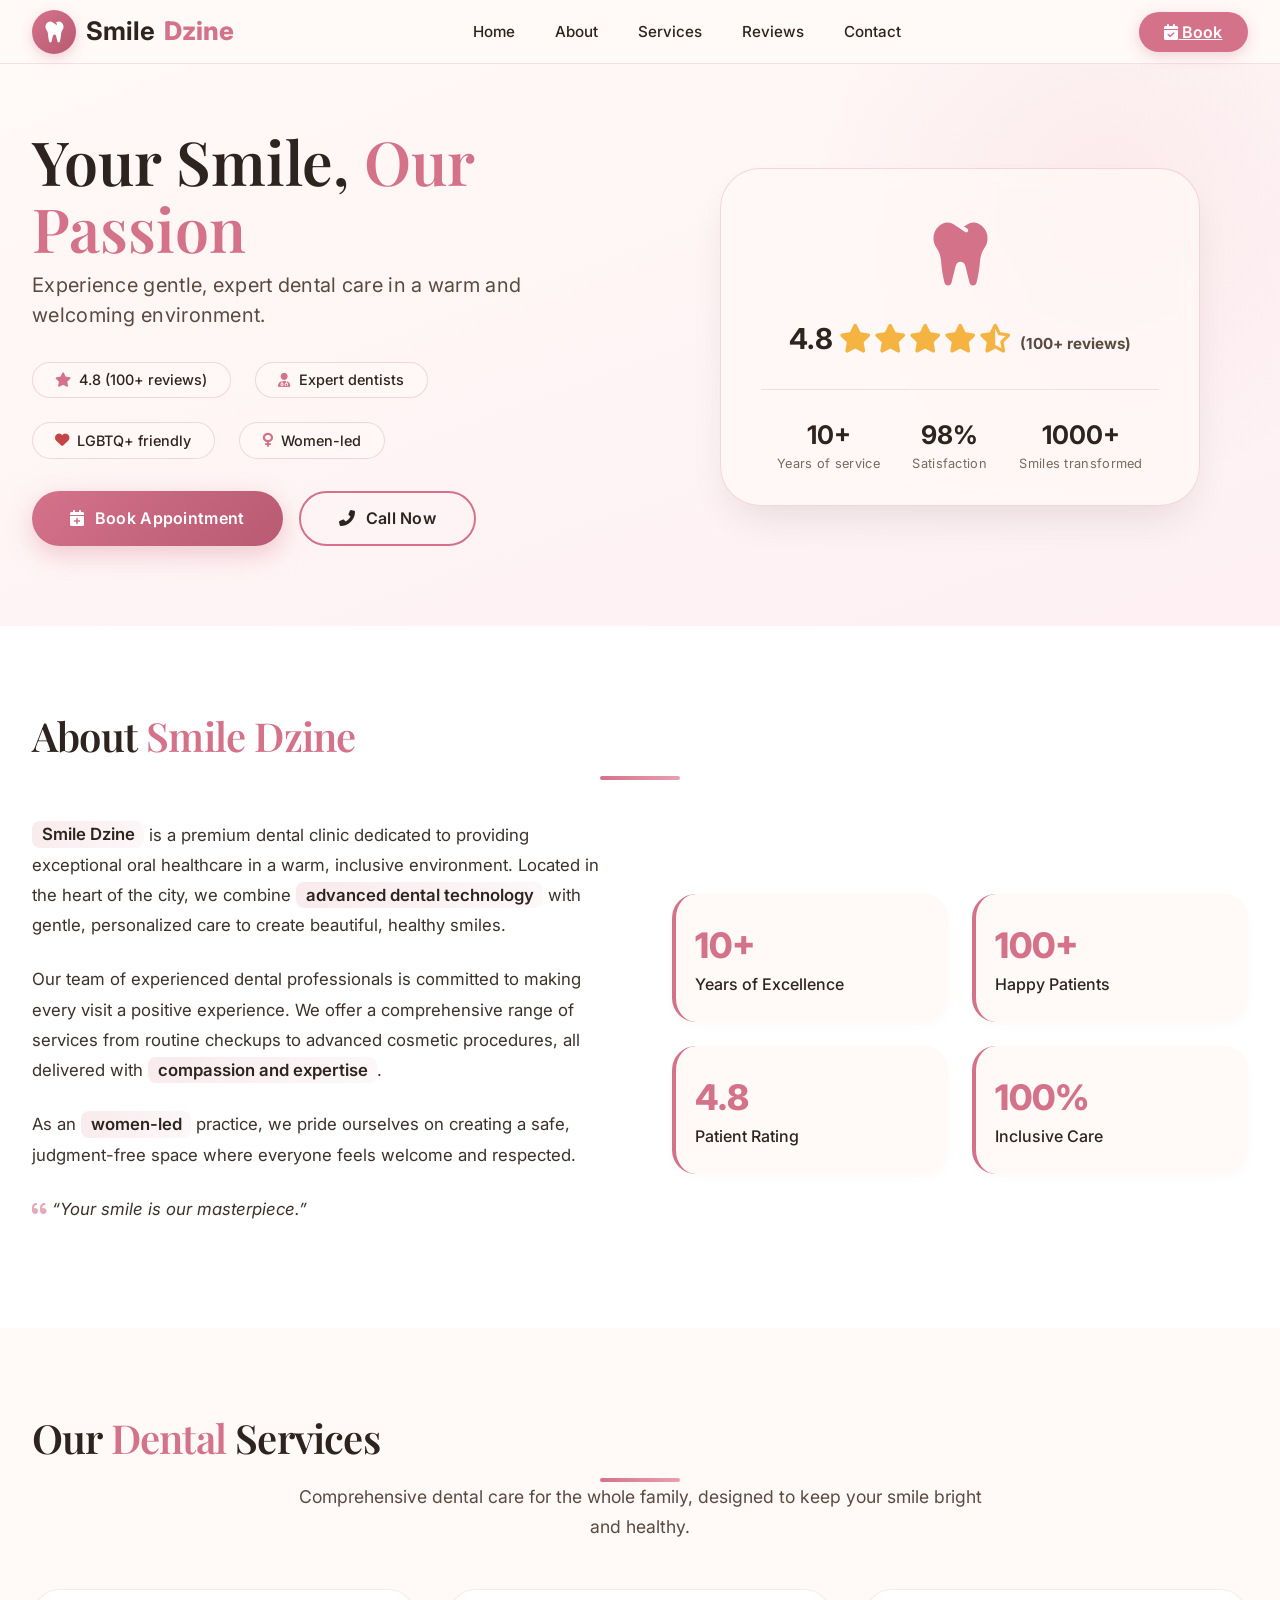
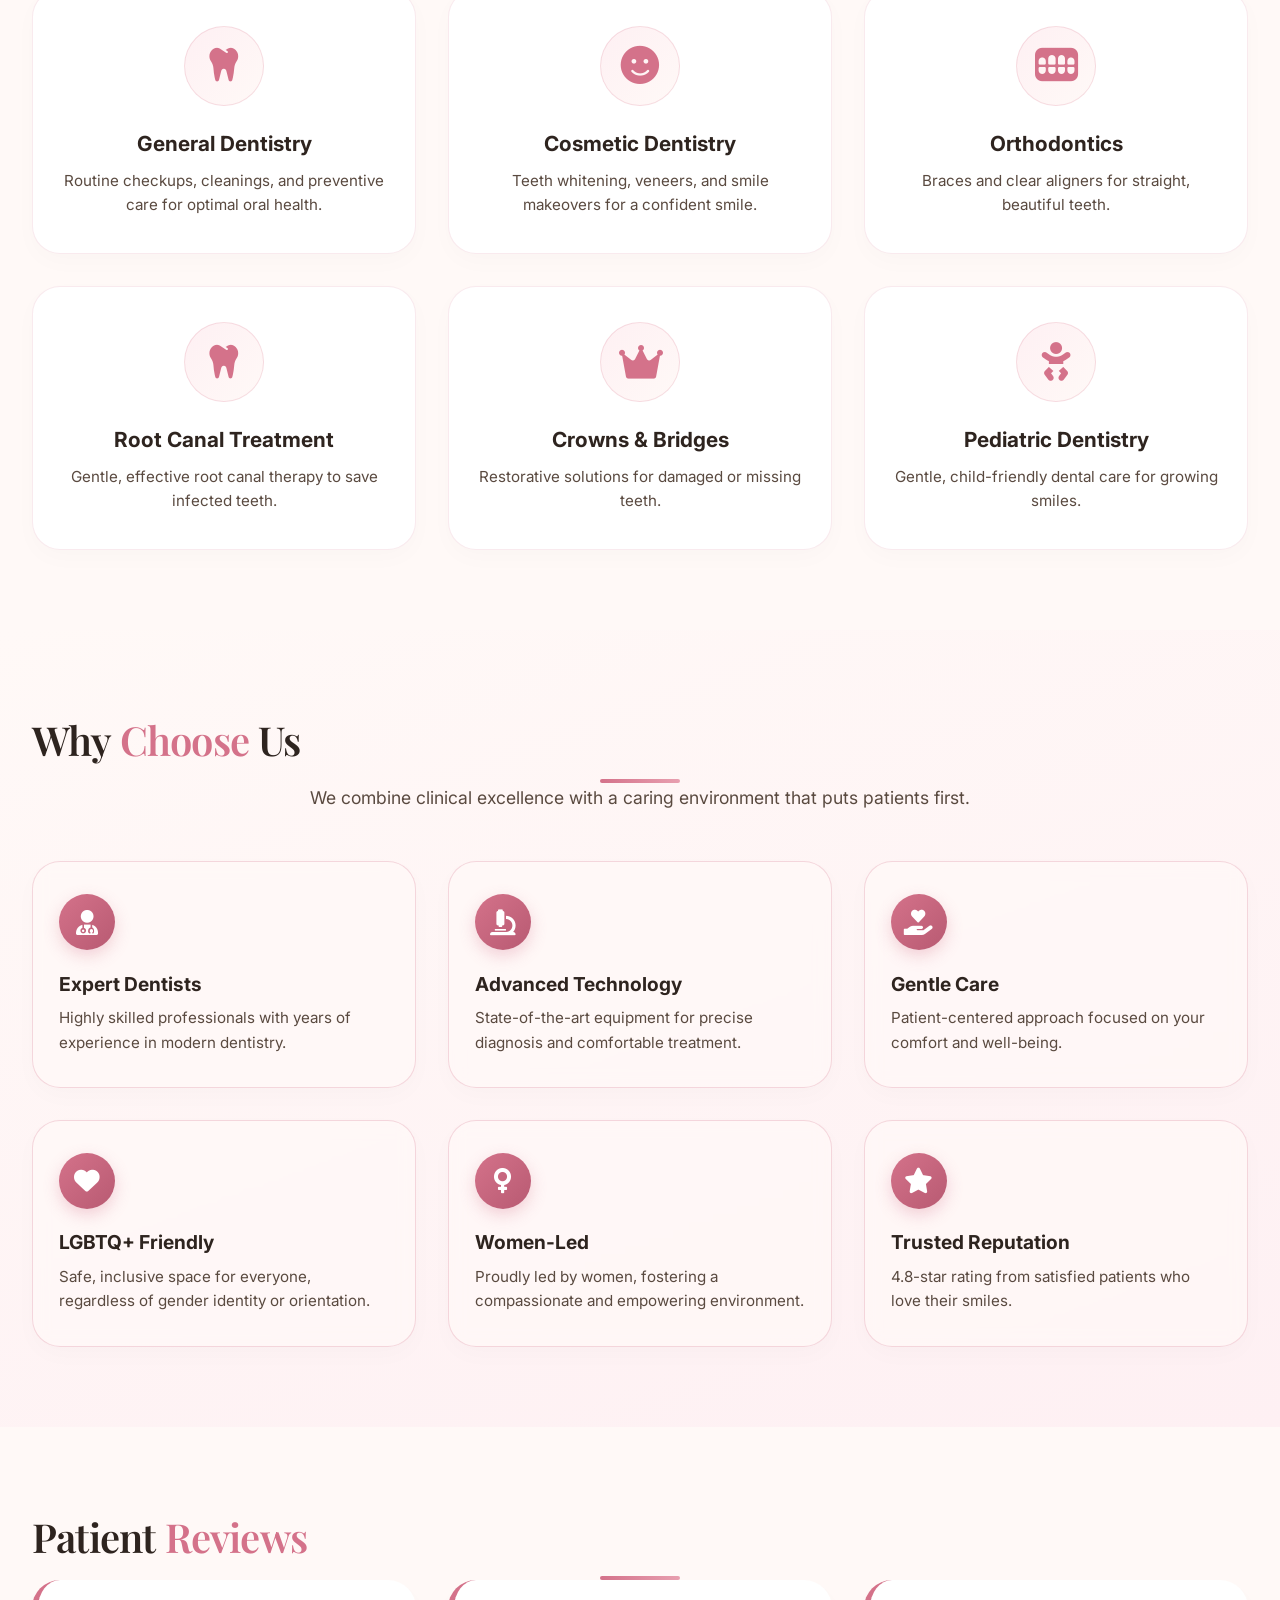
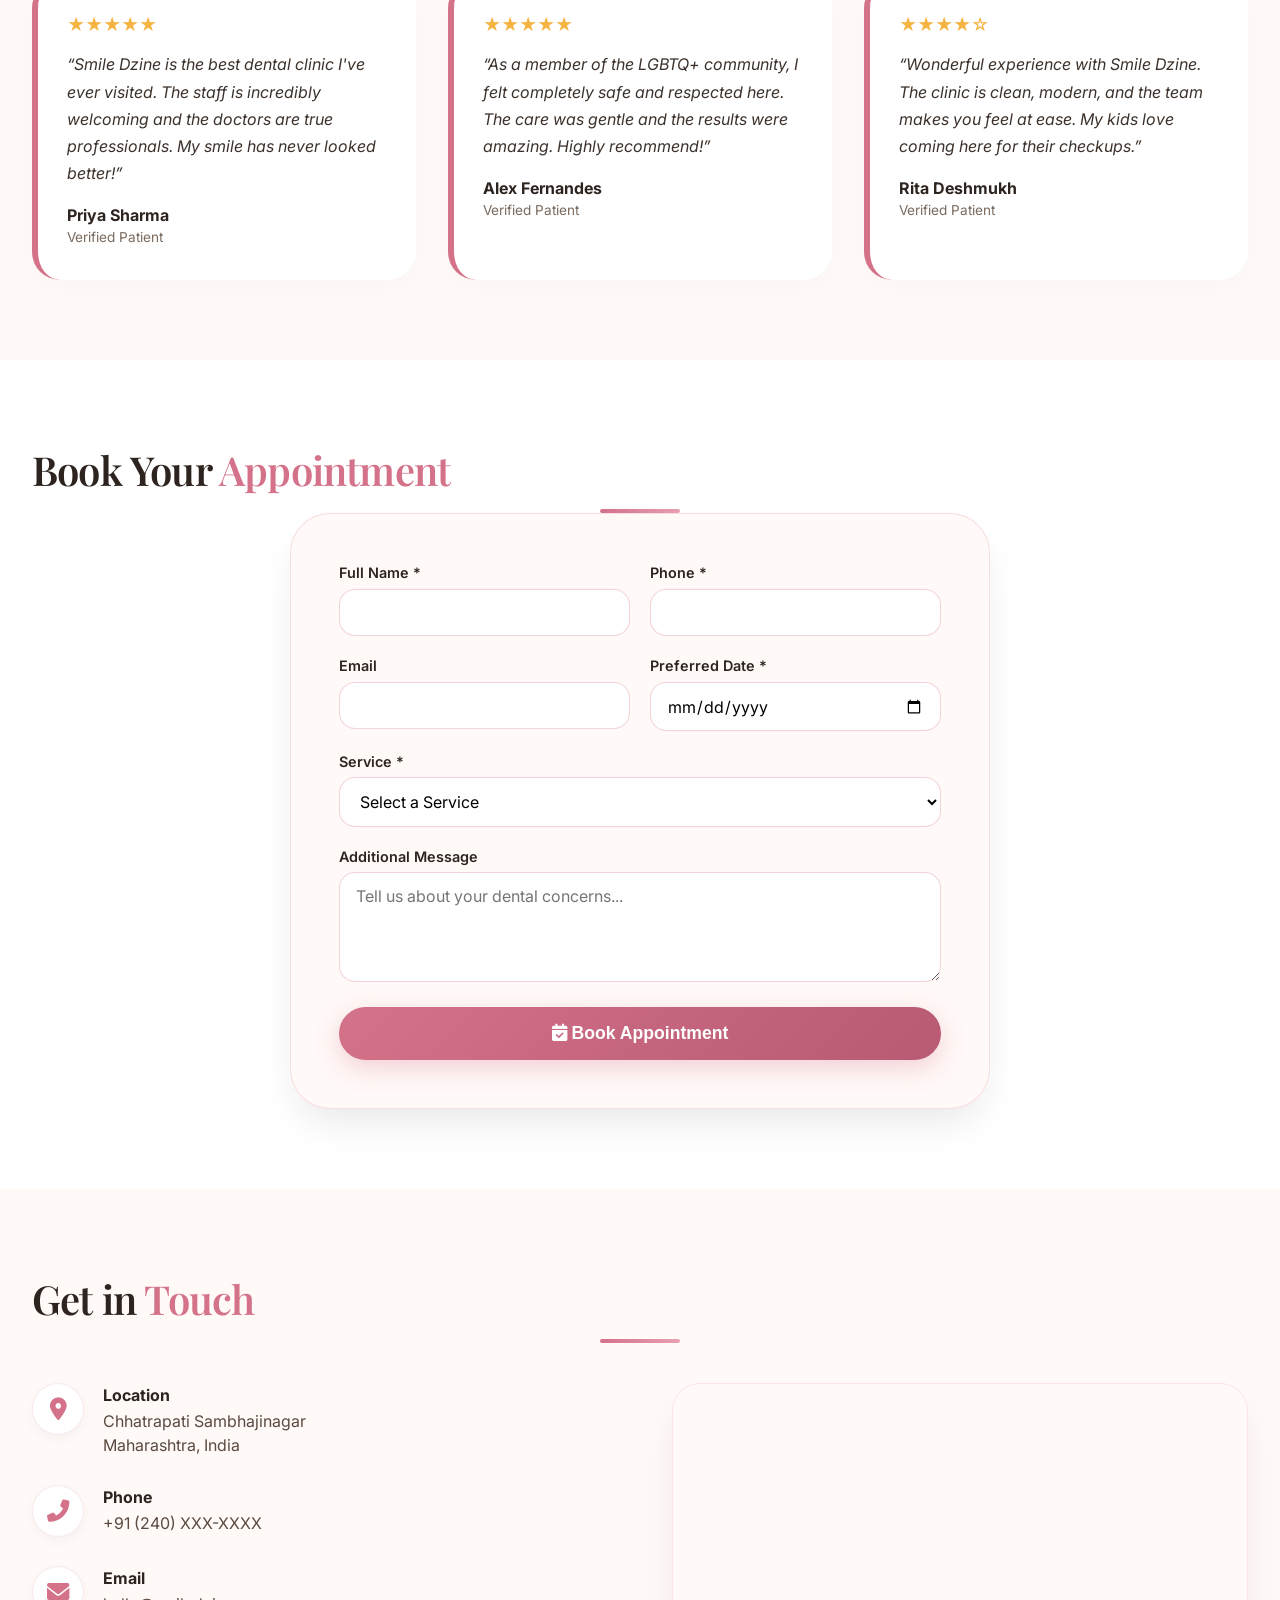
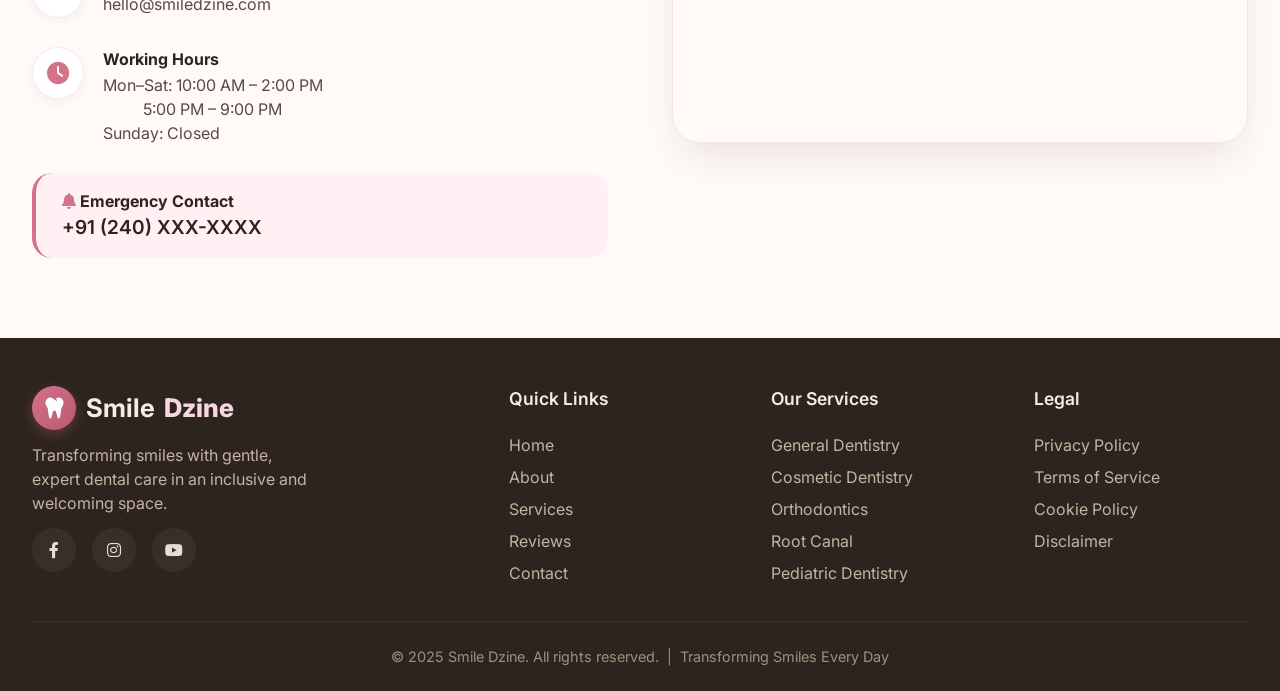
<file: smiledzinedc.html>
<!DOCTYPE html>
<html lang="en">
<head>
  <meta charset="UTF-8" />
  <meta name="viewport" content="width=device-width, initial-scale=1.0" />
  <title>Smile Dzine · Premium Dental Clinic</title>
  <!-- Font Awesome 6 (free) -->
  <link rel="stylesheet" href="https://cdnjs.cloudflare.com/ajax/libs/font-awesome/6.0.0-beta3/css/all.min.css" />
  <!-- Google Fonts: Inter + Playfair Display -->
  <link rel="preconnect" href="https://fonts.googleapis.com" />
  <link rel="preconnect" href="https://fonts.gstatic.com" crossorigin />
  <link href="https://fonts.googleapis.com/css2?family=Inter:opsz,wght@14..32,300;14..32,400;14..32,600;14..32,700;14..32,800&family=Playfair+Display:ital,wght@0,600;1,600&display=swap" rel="stylesheet" />
  <style>
    * {
      margin: 0;
      padding: 0;
      box-sizing: border-box;
    }

    body {
      font-family: 'Inter', 'Segoe UI', sans-serif;
      background: #fff9f7;
      color: #2e241f;
      line-height: 1.5;
    }

    /* ——— PINK & WHITE PALETTE ——— */
    :root {
      --pink-dark: #d4728a;
      --pink: #e8a0b0;
      --pink-light: #f7d6de;
      --pink-pale: #fef0f3;
      --white: #ffffff;
      --cream: #fff9f7;
      --deep-brown: #2e241f;
      --soft-shadow: 0 20px 40px -12px rgba(46, 36, 31, 0.12);
      --glass-bg: rgba(255, 249, 247, 0.65);
      --glass-border: rgba(212, 114, 138, 0.25);
    }

    /* ——— UTILITIES ——— */
    .container {
      max-width: 1280px;
      margin: 0 auto;
      padding: 0 2rem;
    }

    .section-title {
      font-family: 'Playfair Display', serif;
      font-weight: 600;
      font-size: 2.5rem;
      color: var(--deep-brown);
      text-align: center;
      margin-bottom: 1rem;
      letter-spacing: -0.02em;
    }

    .section-title .pink {
      color: var(--pink-dark);
    }

    .section-sub {
      text-align: center;
      font-size: 1.1rem;
      color: #5a4a40;
      max-width: 700px;
      margin: 0 auto 3rem;
      line-height: 1.7;
    }

    .pink-underline {
      display: block;
      width: 80px;
      height: 4px;
      background: linear-gradient(90deg, var(--pink-dark), var(--pink));
      margin: 0.6rem auto 0;
      border-radius: 4px;
    }

    .btn {
      padding: 0.85rem 2.4rem;
      border: none;
      border-radius: 50px;
      font-weight: 600;
      font-size: 1rem;
      letter-spacing: 0.3px;
      cursor: pointer;
      transition: all 0.25s ease;
      display: inline-flex;
      align-items: center;
      gap: 10px;
      text-decoration: none;
    }

    .btn-primary {
      background: linear-gradient(135deg, var(--pink-dark), #b85a72);
      color: #fff;
      box-shadow: 0 8px 24px rgba(212, 114, 138, 0.35);
    }
    .btn-primary:hover {
      transform: translateY(-3px) scale(1.02);
      box-shadow: 0 14px 32px rgba(212, 114, 138, 0.45);
      background: linear-gradient(135deg, #d4728a, #c96a82);
    }

    .btn-outline-pink {
      background: transparent;
      color: var(--deep-brown);
      border: 2px solid var(--pink-dark);
    }
    .btn-outline-pink:hover {
      background: var(--pink-dark);
      color: #fff;
      transform: translateY(-3px);
      box-shadow: 0 8px 20px rgba(212, 114, 138, 0.3);
    }

    /* ——— HEADER / NAV ——— */
    header {
      background: rgba(255, 249, 247, 0.92);
      backdrop-filter: blur(12px);
      border-bottom: 1px solid rgba(212, 114, 138, 0.20);
      position: sticky;
      top: 0;
      z-index: 999;
      padding: 0.6rem 0;
    }

    .navbar {
      display: flex;
      justify-content: space-between;
      align-items: center;
    }

    .logo {
      display: flex;
      align-items: center;
      gap: 0.6rem;
      font-weight: 700;
      font-size: 1.6rem;
      color: var(--deep-brown);
    }
    .logo-icon {
      background: linear-gradient(135deg, var(--pink-dark), #b85a72);
      width: 44px;
      height: 44px;
      border-radius: 50%;
      display: flex;
      align-items: center;
      justify-content: center;
      color: white;
      font-size: 1.5rem;
      box-shadow: 0 4px 12px rgba(212, 114, 138, 0.3);
    }
    .logo span {
      color: var(--pink-dark);
      font-weight: 800;
    }

    nav ul {
      display: flex;
      list-style: none;
      gap: 2.5rem;
    }
    nav a {
      text-decoration: none;
      color: var(--deep-brown);
      font-weight: 500;
      font-size: 0.95rem;
      transition: color 0.2s;
      position: relative;
    }
    nav a::after {
      content: '';
      position: absolute;
      bottom: -4px;
      left: 0;
      width: 0%;
      height: 2px;
      background: var(--pink-dark);
      transition: width 0.3s;
    }
    nav a:hover::after {
      width: 100%;
    }
    nav a:hover {
      color: var(--pink-dark);
    }

    .cta-nav {
      background: var(--pink-dark);
      color: #fff;
      padding: 0.5rem 1.6rem;
      border-radius: 50px;
      font-weight: 600;
      transition: all 0.25s;
      box-shadow: 0 4px 14px rgba(212, 114, 138, 0.3);
    }
    .cta-nav:hover {
      background: #b85a72;
      transform: translateY(-2px);
      box-shadow: 0 8px 24px rgba(212, 114, 138, 0.4);
    }

    /* ——— HERO ——— */
    .hero {
      padding: 4rem 0 5rem;
      background: linear-gradient(160deg, #fff9f7 0%, #fef0f3 100%);
      position: relative;
      overflow: hidden;
    }
    .hero::before {
      content: '';
      position: absolute;
      top: -30%;
      right: -10%;
      width: 600px;
      height: 600px;
      background: radial-gradient(circle, rgba(212, 114, 138, 0.08) 0%, transparent 70%);
      border-radius: 50%;
      pointer-events: none;
    }

    .hero-grid {
      display: grid;
      grid-template-columns: 1fr 1fr;
      gap: 4rem;
      align-items: center;
      position: relative;
      z-index: 2;
    }

    .hero-text h1 {
      font-family: 'Playfair Display', serif;
      font-size: 3.8rem;
      font-weight: 600;
      line-height: 1.1;
      color: var(--deep-brown);
      margin-bottom: 0.5rem;
    }
    .hero-text h1 .pink {
      color: var(--pink-dark);
    }
    .hero-text .tagline {
      font-size: 1.25rem;
      color: #5a4a40;
      margin-bottom: 2rem;
      font-weight: 400;
      letter-spacing: 0.3px;
    }
    .hero-badges {
      display: flex;
      flex-wrap: wrap;
      gap: 1.5rem;
      margin-top: 2rem;
    }
    .hero-badge {
      background: var(--glass-bg);
      backdrop-filter: blur(4px);
      border: 1px solid var(--glass-border);
      border-radius: 60px;
      padding: 0.4rem 1.4rem;
      font-size: 0.9rem;
      font-weight: 500;
      color: var(--deep-brown);
      display: inline-flex;
      align-items: center;
      gap: 8px;
    }
    .hero-badge i {
      color: var(--pink-dark);
    }

    .hero-visual {
      display: flex;
      justify-content: center;
      align-items: center;
    }
    .hero-card {
      background: rgba(255, 249, 247, 0.7);
      backdrop-filter: blur(8px);
      border: 1px solid rgba(212, 114, 138, 0.25);
      border-radius: 40px;
      padding: 2rem 2.5rem;
      width: 100%;
      max-width: 480px;
      box-shadow: var(--soft-shadow);
      text-align: center;
    }
    .hero-card .icon {
      font-size: 4.5rem;
      color: var(--pink-dark);
      margin-bottom: 0.5rem;
    }
    .hero-card .rating {
      font-size: 1.8rem;
      font-weight: 700;
      color: var(--deep-brown);
    }
    .hero-card .rating .stars {
      color: #f5b342;
      letter-spacing: 3px;
    }
    .hero-card .rating-label {
      color: #5a4a40;
      font-size: 0.95rem;
    }
    .hero-card .stat-row {
      display: flex;
      justify-content: space-around;
      margin-top: 1.8rem;
      border-top: 1px solid rgba(212, 114, 138, 0.2);
      padding-top: 1.6rem;
    }
    .hero-card .stat-item {
      text-align: center;
    }
    .hero-card .stat-number {
      font-weight: 700;
      font-size: 1.6rem;
      color: var(--deep-brown);
    }
    .hero-card .stat-label {
      font-size: 0.8rem;
      color: #7a6a5e;
      letter-spacing: 0.3px;
    }

    /* ——— ABOUT ——— */
    .about-premium {
      padding: 5rem 0;
      background: white;
    }
    .about-grid {
      display: grid;
      grid-template-columns: 1fr 1fr;
      gap: 4rem;
      align-items: center;
    }
    .about-text-premium p {
      font-size: 1.05rem;
      color: #3d322b;
      line-height: 1.8;
      margin-bottom: 1.5rem;
    }
    .about-text-premium .highlight {
      background: linear-gradient(120deg, rgba(212, 114, 138, 0.15) 0%, rgba(212, 114, 138, 0.05) 100%);
      padding: 0.2rem 0.6rem;
      border-radius: 8px;
      font-weight: 600;
      color: var(--deep-brown);
    }
    .about-stats-premium {
      display: grid;
      grid-template-columns: 1fr 1fr;
      gap: 1.5rem;
    }
    .stat-premium {
      background: var(--cream);
      padding: 1.6rem 1.2rem;
      border-radius: 24px;
      border-left: 4px solid var(--pink-dark);
      box-shadow: 0 4px 12px rgba(0,0,0,0.02);
    }
    .stat-premium .num {
      font-size: 2.2rem;
      font-weight: 800;
      color: var(--pink-dark);
    }
    .stat-premium .label {
      font-weight: 500;
      color: var(--deep-brown);
    }

    /* ——— SERVICES ——— */
    .services-premium {
      padding: 5rem 0;
      background: var(--cream);
    }
    .service-grid-premium {
      display: grid;
      grid-template-columns: repeat(3, 1fr);
      gap: 2rem;
    }
    .service-card-premium {
      background: white;
      border-radius: 28px;
      padding: 2.2rem 1.8rem;
      text-align: center;
      box-shadow: 0 8px 24px rgba(0,0,0,0.02);
      border: 1px solid rgba(212, 114, 138, 0.15);
      transition: all 0.3s ease;
    }
    .service-card-premium:hover {
      transform: translateY(-10px);
      border-color: var(--pink-dark);
      box-shadow: 0 20px 40px -12px rgba(212, 114, 138, 0.25);
    }
    .service-card-premium .icon {
      background: linear-gradient(135deg, var(--pink-pale), var(--cream));
      width: 80px;
      height: 80px;
      border-radius: 50%;
      display: flex;
      align-items: center;
      justify-content: center;
      margin: 0 auto 1.4rem;
      font-size: 2.4rem;
      color: var(--pink-dark);
      border: 1px solid rgba(212, 114, 138, 0.2);
    }
    .service-card-premium h3 {
      font-size: 1.3rem;
      margin-bottom: 0.6rem;
      color: var(--deep-brown);
    }
    .service-card-premium p {
      color: #5a4a40;
      font-size: 0.95rem;
      line-height: 1.6;
    }

    /* ——— WHY CHOOSE ——— */
    .why-premium {
      padding: 5rem 0;
      background: linear-gradient(160deg, #fff9f7, #fef0f3);
    }
    .why-grid {
      display: grid;
      grid-template-columns: repeat(3, 1fr);
      gap: 2rem;
    }
    .why-card {
      background: var(--glass-bg);
      backdrop-filter: blur(8px);
      border: 1px solid var(--glass-border);
      border-radius: 28px;
      padding: 2rem 1.6rem;
      transition: all 0.3s;
      box-shadow: 0 8px 24px rgba(0,0,0,0.02);
    }
    .why-card:hover {
      transform: scale(1.02);
      border-color: var(--pink-dark);
      box-shadow: 0 16px 40px -12px rgba(212, 114, 138, 0.2);
    }
    .why-card .icon-circle {
      background: linear-gradient(135deg, var(--pink-dark), #b85a72);
      width: 56px;
      height: 56px;
      border-radius: 50%;
      display: flex;
      align-items: center;
      justify-content: center;
      color: white;
      font-size: 1.6rem;
      margin-bottom: 1.2rem;
      box-shadow: 0 6px 16px rgba(212, 114, 138, 0.3);
    }
    .why-card h4 {
      font-size: 1.2rem;
      margin-bottom: 0.5rem;
      color: var(--deep-brown);
    }
    .why-card p {
      color: #5a4a40;
      font-size: 0.95rem;
      line-height: 1.6;
    }

    /* ——— TESTIMONIALS ——— */
    .testimonials-premium {
      padding: 5rem 0;
      background: var(--cream);
    }
    .testimonial-grid-premium {
      display: grid;
      grid-template-columns: repeat(3, 1fr);
      gap: 2rem;
    }
    .testimonial-card-premium {
      background: white;
      padding: 2rem 1.8rem;
      border-radius: 28px;
      border-left: 6px solid var(--pink-dark);
      box-shadow: 0 8px 20px rgba(0,0,0,0.02);
    }
    .testimonial-card-premium .stars {
      color: #f5b342;
      font-size: 1.1rem;
      margin-bottom: 0.8rem;
    }
    .testimonial-card-premium .text {
      font-style: italic;
      color: #3d322b;
      line-height: 1.7;
      margin-bottom: 1rem;
    }
    .testimonial-card-premium .author {
      font-weight: 700;
      color: var(--deep-brown);
    }
    .testimonial-card-premium .role {
      font-size: 0.85rem;
      color: #7a6a5e;
    }

    /* ——— APPOINTMENT ——— */
    .appointment-premium {
      padding: 5rem 0;
      background: white;
    }
    .appointment-form {
      max-width: 700px;
      margin: 0 auto;
      background: var(--cream);
      padding: 3rem;
      border-radius: 40px;
      border: 1px solid rgba(212, 114, 138, 0.2);
      box-shadow: var(--soft-shadow);
    }
    .form-row {
      display: grid;
      grid-template-columns: 1fr 1fr;
      gap: 1.2rem;
    }
    .form-group {
      margin-bottom: 1.2rem;
    }
    .form-group label {
      display: block;
      font-weight: 600;
      margin-bottom: 0.3rem;
      color: var(--deep-brown);
      font-size: 0.9rem;
    }
    .form-group input,
    .form-group select,
    .form-group textarea {
      width: 100%;
      padding: 0.8rem 1rem;
      border: 1px solid rgba(212, 114, 138, 0.3);
      border-radius: 16px;
      background: white;
      font-size: 1rem;
      transition: border 0.2s;
      font-family: 'Inter', sans-serif;
    }
    .form-group input:focus,
    .form-group select:focus,
    .form-group textarea:focus {
      outline: none;
      border-color: var(--pink-dark);
      box-shadow: 0 0 0 4px rgba(212, 114, 138, 0.1);
    }
    .form-group textarea {
      min-height: 110px;
    }
    .form-submit {
      width: 100%;
      padding: 1rem;
      background: linear-gradient(135deg, var(--pink-dark), #b85a72);
      color: white;
      border: none;
      border-radius: 50px;
      font-size: 1.1rem;
      font-weight: 700;
      cursor: pointer;
      transition: all 0.3s;
      box-shadow: 0 8px 24px rgba(212, 114, 138, 0.3);
    }
    .form-submit:hover {
      transform: translateY(-3px);
      box-shadow: 0 14px 32px rgba(212, 114, 138, 0.4);
    }

    /* ——— CONTACT ——— */
    .contact-premium {
      padding: 5rem 0;
      background: var(--cream);
    }
    .contact-grid-premium {
      display: grid;
      grid-template-columns: 1fr 1fr;
      gap: 4rem;
    }
    .contact-item-premium {
      display: flex;
      gap: 1.2rem;
      margin-bottom: 1.8rem;
    }
    .contact-item-premium .icon {
      background: white;
      width: 52px;
      height: 52px;
      border-radius: 50%;
      display: flex;
      align-items: center;
      justify-content: center;
      color: var(--pink-dark);
      font-size: 1.4rem;
      box-shadow: 0 4px 12px rgba(0,0,0,0.04);
      border: 1px solid rgba(212, 114, 138, 0.15);
    }
    .contact-item-premium .details h4 {
      font-weight: 700;
      color: var(--deep-brown);
      margin-bottom: 0.1rem;
    }
    .contact-item-premium .details p {
      color: #5a4a40;
      line-height: 1.5;
    }
    .map-premium {
      border-radius: 28px;
      overflow: hidden;
      box-shadow: var(--soft-shadow);
      height: 360px;
      border: 1px solid rgba(212, 114, 138, 0.15);
    }
    .map-premium iframe {
      width: 100%;
      height: 100%;
      border: none;
    }

    /* ——— FOOTER ——— */
    .footer-premium {
      background: var(--deep-brown);
      color: #e8ddd0;
      padding: 3rem 0 1.5rem;
    }
    .footer-grid {
      display: grid;
      grid-template-columns: 2fr 1fr 1fr 1fr;
      gap: 3rem;
      margin-bottom: 2rem;
    }
    .footer-premium h4 {
      color: #f5ede1;
      font-weight: 600;
      margin-bottom: 1rem;
      font-size: 1.1rem;
    }
    .footer-premium a {
      color: #c4b3a2;
      text-decoration: none;
      transition: color 0.2s;
      line-height: 2;
    }
    .footer-premium a:hover {
      color: var(--pink-light);
    }
    .footer-premium .socials {
      display: flex;
      gap: 1rem;
      margin-top: 0.8rem;
    }
    .footer-premium .socials a {
      background: rgba(255,255,255,0.05);
      width: 44px;
      height: 44px;
      border-radius: 50%;
      display: flex;
      align-items: center;
      justify-content: center;
      color: #e8ddd0;
      transition: all 0.3s;
    }
    .footer-premium .socials a:hover {
      background: var(--pink-dark);
      color: #fff;
      transform: translateY(-3px);
    }
    .footer-bottom {
      border-top: 1px solid rgba(255,255,255,0.06);
      padding-top: 1.5rem;
      text-align: center;
      color: #a08f7e;
      font-size: 0.9rem;
    }

    /* ——— RESPONSIVE ——— */
    @media (max-width: 1024px) {
      .service-grid-premium { grid-template-columns: 1fr 1fr; }
      .why-grid { grid-template-columns: 1fr 1fr; }
      .testimonial-grid-premium { grid-template-columns: 1fr; }
    }
    @media (max-width: 800px) {
      .hero-grid { grid-template-columns: 1fr; text-align: center; }
      .hero-text h1 { font-size: 2.8rem; }
      .hero-badges { justify-content: center; }
      .about-grid { grid-template-columns: 1fr; }
      .contact-grid-premium { grid-template-columns: 1fr; }
      .footer-grid { grid-template-columns: 1fr 1fr; }
      nav ul { display: none; }
      .navbar { flex-wrap: wrap; gap: 0.8rem; }
      .cta-nav { margin-left: auto; }
      .form-row { grid-template-columns: 1fr; }
      .service-grid-premium { grid-template-columns: 1fr; }
      .why-grid { grid-template-columns: 1fr; }
    }
    @media (max-width: 480px) {
      .hero-text h1 { font-size: 2.2rem; }
      .container { padding: 0 1.2rem; }
      .appointment-form { padding: 1.8rem; }
      .footer-grid { grid-template-columns: 1fr; }
      .hero-card { padding: 1.5rem; }
    }
  </style>
</head>
<body>

<!-- HEADER -->
<header>
  <div class="container navbar">
    <div class="logo">
      <div class="logo-icon"><i class="fas fa-tooth"></i></div>
      Smile <span>Dzine</span>
    </div>
    <nav>
      <ul>
        <li><a href="#home">Home</a></li>
        <li><a href="#about">About</a></li>
        <li><a href="#services">Services</a></li>
        <li><a href="#testimonials">Reviews</a></li>
        <li><a href="#contact">Contact</a></li>
      </ul>
    </nav>
    <a href="#appointment" class="cta-nav"><i class="fas fa-calendar-check"></i> Book</a>
  </div>
</header>

<!-- HERO -->
<section class="hero" id="home">
  <div class="container hero-grid">
    <div class="hero-text">
      <h1>Your Smile, <span class="pink">Our Passion</span></h1>
      <p class="tagline">Experience gentle, expert dental care in a warm and welcoming environment.</p>
      <div class="hero-badges">
        <span class="hero-badge"><i class="fas fa-star" style="color: var(--pink-dark);"></i> 4.8 (100+ reviews)</span>
        <span class="hero-badge"><i class="fas fa-user-md"></i> Expert dentists</span>
        <span class="hero-badge"><i class="fas fa-heart" style="color: #c44545;"></i> LGBTQ+ friendly</span>
        <span class="hero-badge"><i class="fas fa-venus"></i> Women-led</span>
      </div>
      <div style="display: flex; gap: 1rem; flex-wrap: wrap; margin-top: 2rem;">
        <a href="#appointment" class="btn btn-primary"><i class="fas fa-calendar-plus"></i> Book Appointment</a>
        <a href="#contact" class="btn btn-outline-pink"><i class="fas fa-phone-alt"></i> Call Now</a>
      </div>
    </div>
    <div class="hero-visual">
      <div class="hero-card">
        <div class="icon"><i class="fas fa-tooth"></i></div>
        <div class="rating">
          4.8 <span class="stars"><i class="fas fa-star"></i><i class="fas fa-star"></i><i class="fas fa-star"></i><i class="fas fa-star"></i><i class="fas fa-star-half-alt"></i></span>
          <span class="rating-label"> (100+ reviews)</span>
        </div>
        <div class="stat-row">
          <div class="stat-item">
            <div class="stat-number">10+</div>
            <div class="stat-label">Years of service</div>
          </div>
          <div class="stat-item">
            <div class="stat-number">98%</div>
            <div class="stat-label">Satisfaction</div>
          </div>
          <div class="stat-item">
            <div class="stat-number">1000+</div>
            <div class="stat-label">Smiles transformed</div>
          </div>
        </div>
      </div>
    </div>
  </div>
</section>

<!-- ABOUT -->
<section class="about-premium" id="about">
  <div class="container">
    <span class="section-title">About <span class="pink">Smile Dzine</span></span>
    <span class="pink-underline"></span>
    <div class="about-grid" style="margin-top: 2.5rem;">
      <div class="about-text-premium">
        <p><span class="highlight">Smile Dzine</span> is a premium dental clinic dedicated to providing exceptional oral healthcare in a warm, inclusive environment. Located in the heart of the city, we combine <span class="highlight">advanced dental technology</span> with gentle, personalized care to create beautiful, healthy smiles.</p>
        <p>Our team of experienced dental professionals is committed to making every visit a positive experience. We offer a comprehensive range of services from routine checkups to advanced cosmetic procedures, all delivered with <span class="highlight">compassion and expertise</span>.</p>
        <p>As an <span class="highlight">women-led</span> practice, we pride ourselves on creating a safe, judgment-free space where everyone feels welcome and respected.</p>
        <p><i class="fas fa-quote-left" style="color: var(--pink-dark); opacity: 0.6;"></i> <em>“Your smile is our masterpiece.”</em></p>
      </div>
      <div class="about-stats-premium">
        <div class="stat-premium">
          <div class="num">10+</div>
          <div class="label">Years of Excellence</div>
        </div>
        <div class="stat-premium">
          <div class="num">100+</div>
          <div class="label">Happy Patients</div>
        </div>
        <div class="stat-premium">
          <div class="num">4.8</div>
          <div class="label">Patient Rating</div>
        </div>
        <div class="stat-premium">
          <div class="num">100%</div>
          <div class="label">Inclusive Care</div>
        </div>
      </div>
    </div>
  </div>
</section>

<!-- SERVICES -->
<section class="services-premium" id="services">
  <div class="container">
    <span class="section-title">Our <span class="pink">Dental</span> Services</span>
    <span class="pink-underline"></span>
    <p class="section-sub">Comprehensive dental care for the whole family, designed to keep your smile bright and healthy.</p>
    <div class="service-grid-premium">
      <div class="service-card-premium">
        <div class="icon"><i class="fas fa-tooth"></i></div>
        <h3>General Dentistry</h3>
        <p>Routine checkups, cleanings, and preventive care for optimal oral health.</p>
      </div>
      <div class="service-card-premium">
        <div class="icon"><i class="fas fa-smile"></i></div>
        <h3>Cosmetic Dentistry</h3>
        <p>Teeth whitening, veneers, and smile makeovers for a confident smile.</p>
      </div>
      <div class="service-card-premium">
        <div class="icon"><i class="fas fa-teeth"></i></div>
        <h3>Orthodontics</h3>
        <p>Braces and clear aligners for straight, beautiful teeth.</p>
      </div>
      <div class="service-card-premium">
        <div class="icon"><i class="fas fa-tooth"></i></div>
        <h3>Root Canal Treatment</h3>
        <p>Gentle, effective root canal therapy to save infected teeth.</p>
      </div>
      <div class="service-card-premium">
        <div class="icon"><i class="fas fa-crown"></i></div>
        <h3>Crowns & Bridges</h3>
        <p>Restorative solutions for damaged or missing teeth.</p>
      </div>
      <div class="service-card-premium">
        <div class="icon"><i class="fas fa-baby"></i></div>
        <h3>Pediatric Dentistry</h3>
        <p>Gentle, child-friendly dental care for growing smiles.</p>
      </div>
    </div>
  </div>
</section>

<!-- WHY CHOOSE -->
<section class="why-premium">
  <div class="container">
    <span class="section-title">Why <span class="pink">Choose</span> Us</span>
    <span class="pink-underline"></span>
    <p class="section-sub">We combine clinical excellence with a caring environment that puts patients first.</p>
    <div class="why-grid">
      <div class="why-card">
        <div class="icon-circle"><i class="fas fa-user-md"></i></div>
        <h4>Expert Dentists</h4>
        <p>Highly skilled professionals with years of experience in modern dentistry.</p>
      </div>
      <div class="why-card">
        <div class="icon-circle"><i class="fas fa-microscope"></i></div>
        <h4>Advanced Technology</h4>
        <p>State-of-the-art equipment for precise diagnosis and comfortable treatment.</p>
      </div>
      <div class="why-card">
        <div class="icon-circle"><i class="fas fa-hand-holding-heart"></i></div>
        <h4>Gentle Care</h4>
        <p>Patient-centered approach focused on your comfort and well-being.</p>
      </div>
      <div class="why-card">
        <div class="icon-circle"><i class="fas fa-heart"></i></div>
        <h4>LGBTQ+ Friendly</h4>
        <p>Safe, inclusive space for everyone, regardless of gender identity or orientation.</p>
      </div>
      <div class="why-card">
        <div class="icon-circle"><i class="fas fa-venus"></i></div>
        <h4>Women-Led</h4>
        <p>Proudly led by women, fostering a compassionate and empowering environment.</p>
      </div>
      <div class="why-card">
        <div class="icon-circle"><i class="fas fa-star"></i></div>
        <h4>Trusted Reputation</h4>
        <p>4.8-star rating from satisfied patients who love their smiles.</p>
      </div>
    </div>
  </div>
</section>

<!-- TESTIMONIALS -->
<section class="testimonials-premium" id="testimonials">
  <div class="container">
    <span class="section-title">Patient <span class="pink">Reviews</span></span>
    <span class="pink-underline"></span>
    <div class="testimonial-grid-premium">
      <div class="testimonial-card-premium">
        <div class="stars">★★★★★</div>
        <div class="text">“Smile Dzine is the best dental clinic I've ever visited. The staff is incredibly welcoming and the doctors are true professionals. My smile has never looked better!”</div>
        <div class="author">Priya Sharma</div>
        <div class="role">Verified Patient</div>
      </div>
      <div class="testimonial-card-premium">
        <div class="stars">★★★★★</div>
        <div class="text">“As a member of the LGBTQ+ community, I felt completely safe and respected here. The care was gentle and the results were amazing. Highly recommend!”</div>
        <div class="author">Alex Fernandes</div>
        <div class="role">Verified Patient</div>
      </div>
      <div class="testimonial-card-premium">
        <div class="stars">★★★★☆</div>
        <div class="text">“Wonderful experience with Smile Dzine. The clinic is clean, modern, and the team makes you feel at ease. My kids love coming here for their checkups.”</div>
        <div class="author">Rita Deshmukh</div>
        <div class="role">Verified Patient</div>
      </div>
    </div>
  </div>
</section>

<!-- APPOINTMENT -->
<section class="appointment-premium" id="appointment">
  <div class="container">
    <span class="section-title">Book Your <span class="pink">Appointment</span></span>
    <span class="pink-underline"></span>
    <div class="appointment-form">
      <form onsubmit="handleAppointment(event)">
        <div class="form-row">
          <div class="form-group">
            <label for="name">Full Name *</label>
            <input type="text" id="name" required />
          </div>
          <div class="form-group">
            <label for="phone">Phone *</label>
            <input type="tel" id="phone" required />
          </div>
        </div>
        <div class="form-row">
          <div class="form-group">
            <label for="email">Email</label>
            <input type="email" id="email" />
          </div>
          <div class="form-group">
            <label for="date">Preferred Date *</label>
            <input type="date" id="date" required />
          </div>
        </div>
        <div class="form-group">
          <label for="service">Service *</label>
          <select id="service" required>
            <option value="">Select a Service</option>
            <option value="General Dentistry">General Dentistry</option>
            <option value="Cosmetic Dentistry">Cosmetic Dentistry</option>
            <option value="Orthodontics">Orthodontics</option>
            <option value="Root Canal Treatment">Root Canal Treatment</option>
            <option value="Crowns & Bridges">Crowns & Bridges</option>
            <option value="Pediatric Dentistry">Pediatric Dentistry</option>
          </select>
        </div>
        <div class="form-group">
          <label for="message">Additional Message</label>
          <textarea id="message" placeholder="Tell us about your dental concerns..."></textarea>
        </div>
        <button type="submit" class="form-submit"><i class="fas fa-calendar-check"></i> Book Appointment</button>
      </form>
    </div>
  </div>
</section>

<!-- CONTACT -->
<section class="contact-premium" id="contact">
  <div class="container">
    <span class="section-title">Get in <span class="pink">Touch</span></span>
    <span class="pink-underline"></span>
    <div class="contact-grid-premium" style="margin-top: 2.5rem;">
      <div>
        <div class="contact-item-premium">
          <div class="icon"><i class="fas fa-location-dot"></i></div>
          <div class="details">
            <h4>Location</h4>
            <p>Chhatrapati Sambhajinagar<br />Maharashtra, India</p>
          </div>
        </div>
        <div class="contact-item-premium">
          <div class="icon"><i class="fas fa-phone-alt"></i></div>
          <div class="details">
            <h4>Phone</h4>
            <p>+91 (240) XXX-XXXX</p>
          </div>
        </div>
        <div class="contact-item-premium">
          <div class="icon"><i class="fas fa-envelope"></i></div>
          <div class="details">
            <h4>Email</h4>
            <p>hello@smiledzine.com</p>
          </div>
        </div>
        <div class="contact-item-premium">
          <div class="icon"><i class="fas fa-clock"></i></div>
          <div class="details">
            <h4>Working Hours</h4>
            <p>Mon–Sat: 10:00 AM – 2:00 PM<br />&nbsp;&nbsp;&nbsp;&nbsp;&nbsp;&nbsp;&nbsp;&nbsp;&nbsp;&nbsp;5:00 PM – 9:00 PM<br />Sunday: Closed</p>
          </div>
        </div>
        <div style="background: var(--pink-pale); padding: 1rem 1.6rem; border-radius: 20px; border-left: 4px solid var(--pink-dark);">
          <strong style="color: var(--deep-brown);"><i class="fas fa-bell" style="color: var(--pink-dark);"></i> Emergency Contact</strong>
          <p style="margin: 0; font-weight: 600; font-size: 1.2rem; color: var(--deep-brown);">+91 (240) XXX-XXXX</p>
        </div>
      </div>
      <div class="map-premium">
        <iframe src="https://www.google.com/maps/embed?pb=!1m18!1m12!1m3!1d3782.246179269328!2d73.92971427465318!3d18.56293686787978!2m3!1f0!2f0!3f0!3m2!1i1024!2i768!4f13.1!3m3!1m2!1s0x3bc2c1eb2bbd4ab3%3A0x6de1ad1b4091c2d5!2sSmile%20Dzine!5e0!3m2!1sen!2sin!4v1782284129319!5m2!1sen!2sin" width="600" height="450" style="border:0;" allowfullscreen="" loading="lazy" referrerpolicy="strict-origin-when-cross-origin"></iframe>      </div>
    </div>
  </div>
</section>

<!-- FOOTER -->
<footer class="footer-premium">
  <div class="container">
    <div class="footer-grid">
      <div>
        <div class="logo" style="color: #f5ede1; margin-bottom: 0.8rem;">
          <div class="logo-icon"><i class="fas fa-tooth"></i></div>
          Smile <span style="color: var(--pink-light);">Dzine</span>
        </div>
        <p style="color: #c4b3a2; max-width: 280px;">Transforming smiles with gentle, expert dental care in an inclusive and welcoming space.</p>
        <div class="socials">
          <a href="#"><i class="fab fa-facebook-f"></i></a>
          <a href="#"><i class="fab fa-instagram"></i></a>
          <a href="#"><i class="fab fa-youtube"></i></a>
        </div>
      </div>
      <div>
        <h4>Quick Links</h4>
        <a href="#home">Home</a><br />
        <a href="#about">About</a><br />
        <a href="#services">Services</a><br />
        <a href="#testimonials">Reviews</a><br />
        <a href="#contact">Contact</a>
      </div>
      <div>
        <h4>Our Services</h4>
        <a href="#services">General Dentistry</a><br />
        <a href="#services">Cosmetic Dentistry</a><br />
        <a href="#services">Orthodontics</a><br />
        <a href="#services">Root Canal</a><br />
        <a href="#services">Pediatric Dentistry</a>
      </div>
      <div>
        <h4>Legal</h4>
        <a href="#">Privacy Policy</a><br />
        <a href="#">Terms of Service</a><br />
        <a href="#">Cookie Policy</a><br />
        <a href="#">Disclaimer</a>
      </div>
    </div>
    <div class="footer-bottom">
      &copy; 2025 Smile Dzine. All rights reserved. &nbsp;|&nbsp; Transforming Smiles Every Day
    </div>
  </div>
</footer>

<script>
  function handleAppointment(e) {
    e.preventDefault();
    const name = document.getElementById('name').value;
    const phone = document.getElementById('phone').value;
    const service = document.getElementById('service').value;
    const date = document.getElementById('date').value;
    alert(`Thank you, ${name}! Your appointment request for ${service} on ${date} has been received. We will contact you at ${phone} shortly to confirm.`);
    e.target.reset();
  }
</script>

</body>
</html>
</file>
